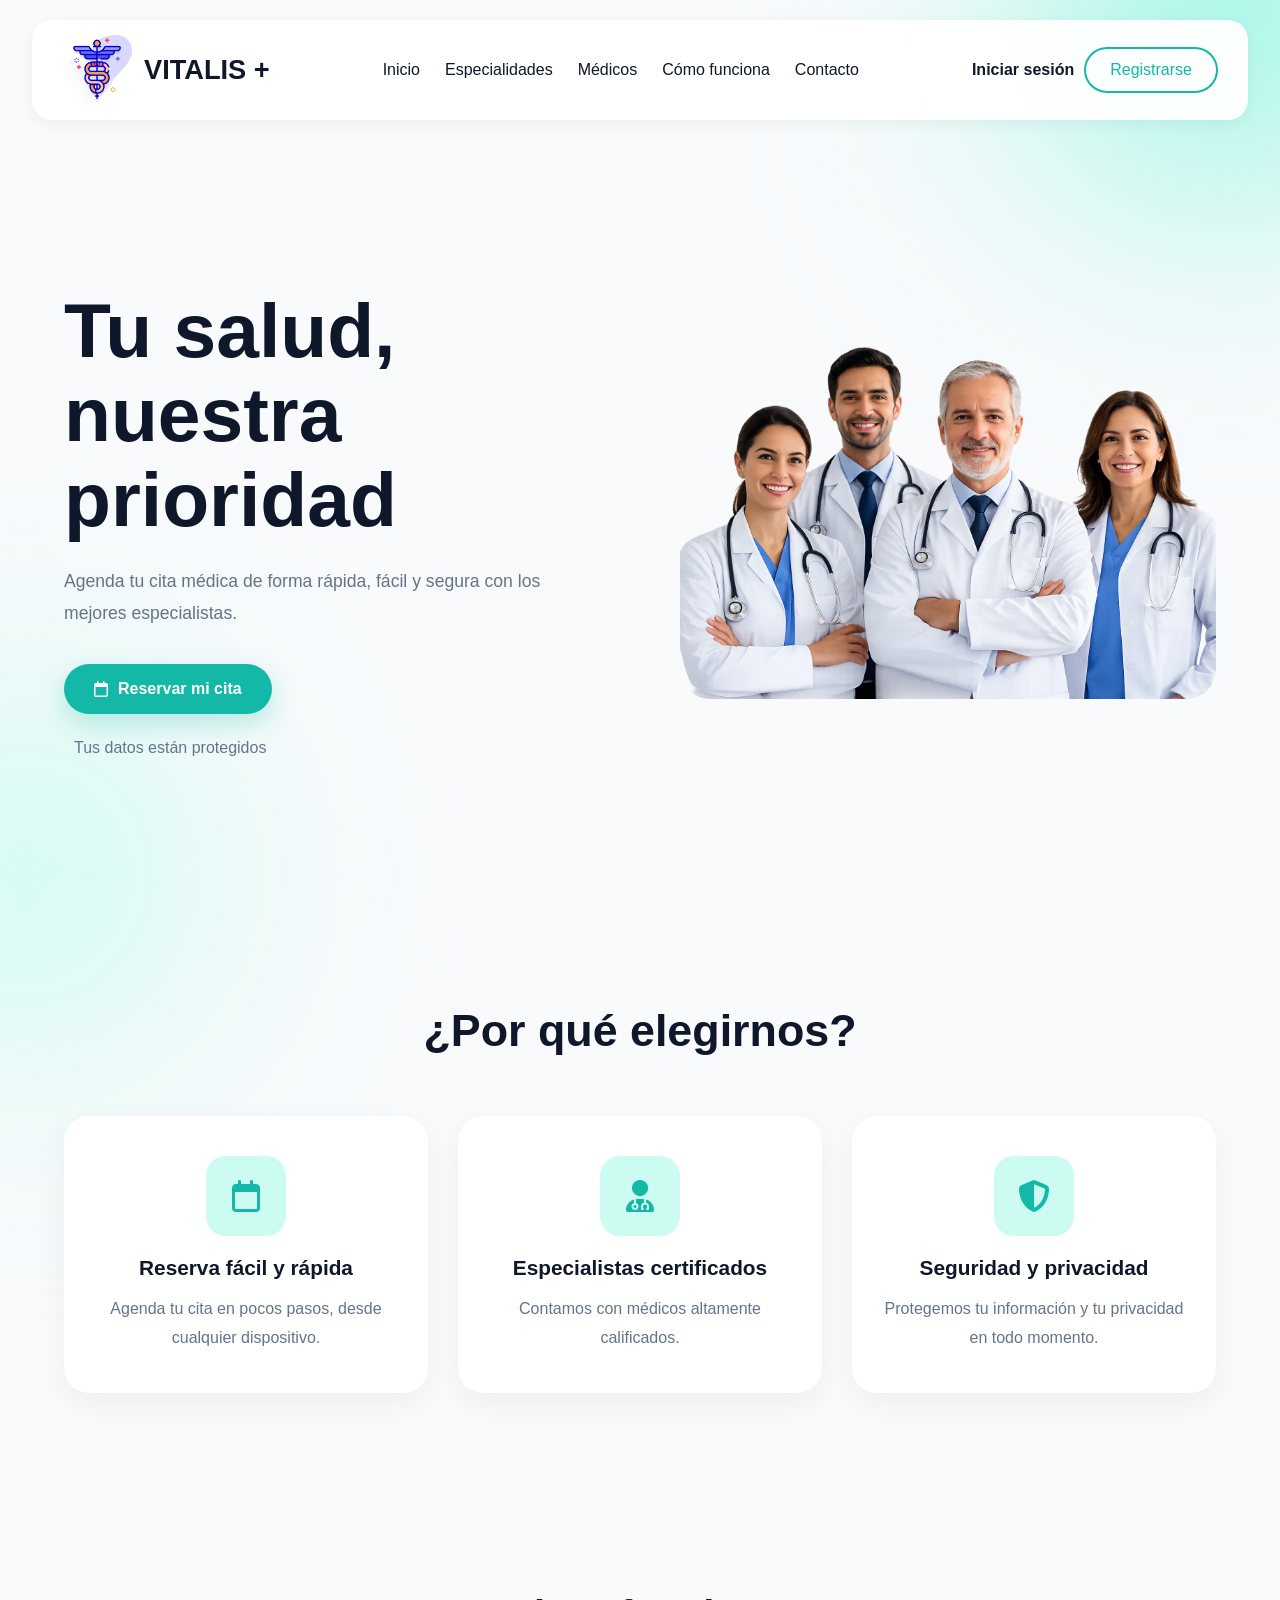
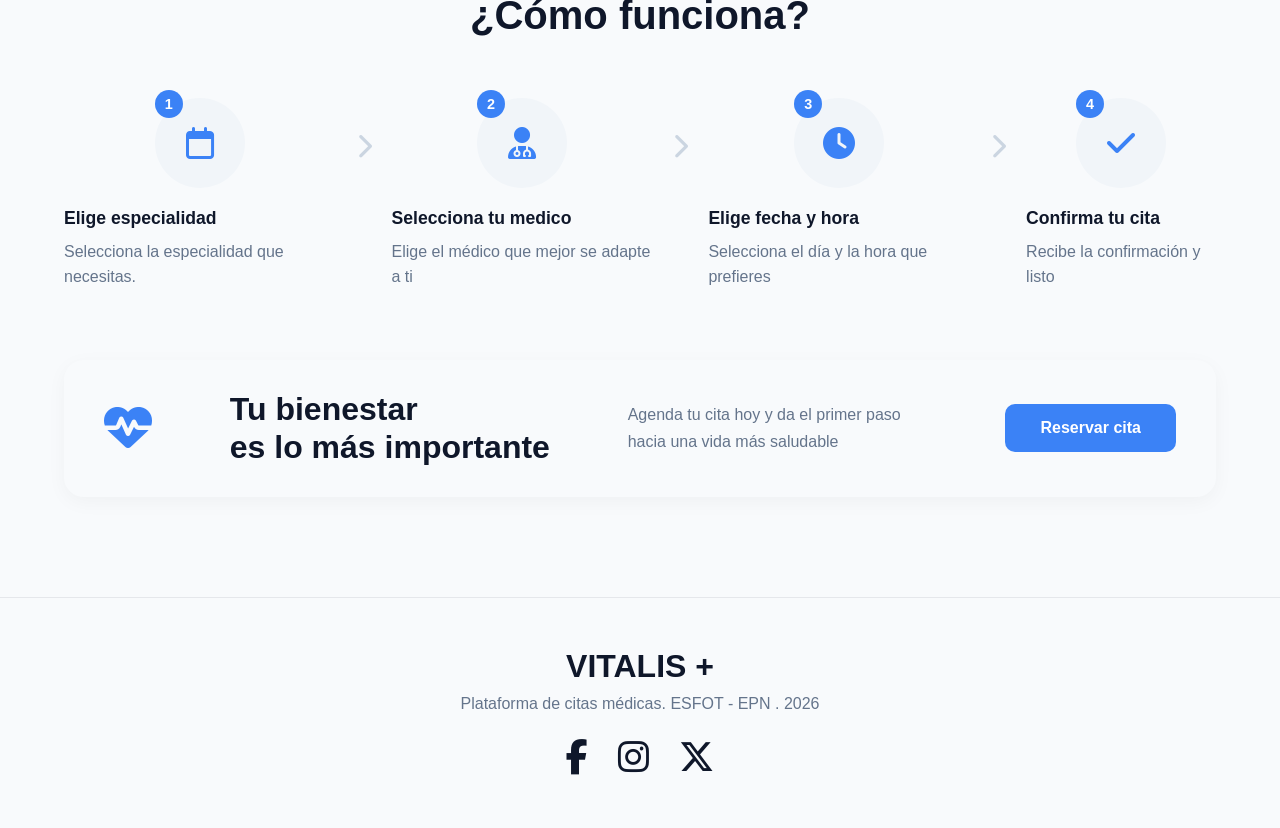
<file: index.html>
<!DOCTYPE html>
<html lang="es">

<head>
    <meta charset="UTF-8">
    <meta name="viewport" content="width=device-width, initial-scale=1.0">
    <title>VITALIS +</title>

    <link rel="stylesheet" href="css/estilo.css">

    <link rel="stylesheet" href="https://cdnjs.cloudflare.com/ajax/libs/font-awesome/6.5.2/css/all.min.css">
</head>

<body>
    <header class="navbar">
        <div class="logo">
            <img src="img/simbolo.png" alt="logo.vitalis">
            <h1>VITALIS +</h1>
        </div>

        <nav class="menu-group">
            <a href="index.html">Inicio</a>
            <a href="especialidades.html">Especialidades</a>
            <a href="doctor.html">Médicos</a>
            <a href="#como-funciona">Cómo funciona</a>
            <a href="contacto.html">Contacto</a>
        </nav>

        <div class="btn-group">
            <a href="login.html" class="btn-login">Iniciar sesión</a>
            <a href="registro.html" class="btn btn-outline">Registrarse</a>
        </div>
    </header>

    <main class="hero-section">
        <div class="hero-content">
            <h1>Tu salud,<br>nuestra prioridad</h1>
            <p>Agenda tu cita médica de forma rápida, fácil y segura con los mejores especialistas.</p>

            <a href="agendar.html" class="btn btn-primary btn-large">
                <i class="fa-regular fa-calendar"></i> Reservar mi cita
            </a>

            <div class="trust-badge">
                <i class="fa-solid fa-shield-check"></i>
                <span>Tus datos están protegidos</span>
            </div>
        </div>

        <div class="hero-image">
            <img src="img/doctor1.png" alt="Doctores">
        </div>
    </main>
    <section class="features-section">
        <h2>¿Por qué elegirnos?</h2>

        <div class="features-grid">

            <div class="features-card">
                <div class="icon-wrapper">
                    <i class="fa-regular fa-calendar"></i>
                </div>
                <h3>Reserva fácil y rápida</h3>
                <p>Agenda tu cita en pocos pasos, desde cualquier dispositivo.</p>
            </div>

            <div class="features-card">
                <div class="icon-wrapper">
                    <i class="fa-solid fa-user-doctor"></i>
                </div>
                <h3>Especialistas certificados</h3>
                <p>Contamos con médicos altamente calificados.</p>
            </div>

            <div class="features-card">
                <div class="icon-wrapper">
                    <i class="fa-solid fa-shield-halved"></i>
                </div>
                <h3>Seguridad y privacidad</h3>
                <p>Protegemos tu información y tu privacidad en todo momento.</p>
            </div>

        </div>
    </section>
    <section class="how-it-works" id="como-funciona">
        <h2>¿Cómo funciona?</h2>
        <div class="steps-container">
            <div class="step-card">
                <div class="step-icon">
                    <span class="step-number">1</span>
                    <i class="fa-regular fa-calendar"></i>
                </div>
                <h3>Elige especialidad</h3>
                <p>Selecciona la especialidad que necesitas.</p>
            </div>
            <div class="arrow">
                <i class="fa-solid fa-chevron-right"></i>
            </div>
            <div class="step-card">
                <div class="step-icon">
                    <span class="step-number">2</span>
                    <i class="fa-solid fa-user-doctor"></i>
                </div>
                <h3>Selecciona tu medico</h3>
                <p>Elige el médico que mejor se adapte a ti</p>
            </div>
            <div class="arrow">
                <i class="fa-solid fa-chevron-right"></i>
            </div>
            <div class="step-card">
                <div class="step-icon">
                    <span class="step-number">3</span>
                    <i class="fa-solid fa-clock"></i>
                </div>
                <h3>Elige fecha y hora</h3>
                <p>Selecciona el día y la hora que prefieres</p>
            </div>
            <div class="arrow">
                <i class="fa-solid fa-chevron-right"></i>
            </div>
            <div class="step-card">
                <div class="step-icon">
                    <span class="step-number">4</span>
                    <i class="fa-solid fa-check"></i>
                </div>
                <h3>Confirma tu cita</h3>
                <p>Recibe la confirmación y listo</p>
            </div>
        </div>
        <div class="banner">
            <div class="banner-icon">
                <i class="fa-solid fa-heart-pulse"></i>
            </div>
            <div class="banner-text">
                <h3>Tu bienestar <br>es lo más importante</h3>
            </div>
            <div class="banner-description">
                Agenda tu cita hoy y da el primer paso hacia una vida más saludable
            </div>
            <a href="agendar.html" class="banner-btn">
                Reservar cita
            </a>
        </div>
    </section>
    <footer class="footer">
        <h2>VITALIS +</h2>
        <p>Plataforma de citas médicas. ESFOT - EPN . 2026</p>
        <div class="redes-icons">
            <div class="social-icons">
                <a href="https://www.facebook.com" target="_blank" rel="noopener noreferrer"><i class="fa-brands fa-facebook-f"></i></a>
                <a href="https://www.instagram.com" target="_blank" rel="noopener noreferrer"><i class="fa-brands fa-instagram"></i></a>
                <a href="https://www.twitter.com" target="_blank" rel="noopener noreferrer"><i class="fa-brands fa-x-twitter"></i></a>
            </div>
        </div>
    </footer>
</html>
</file>
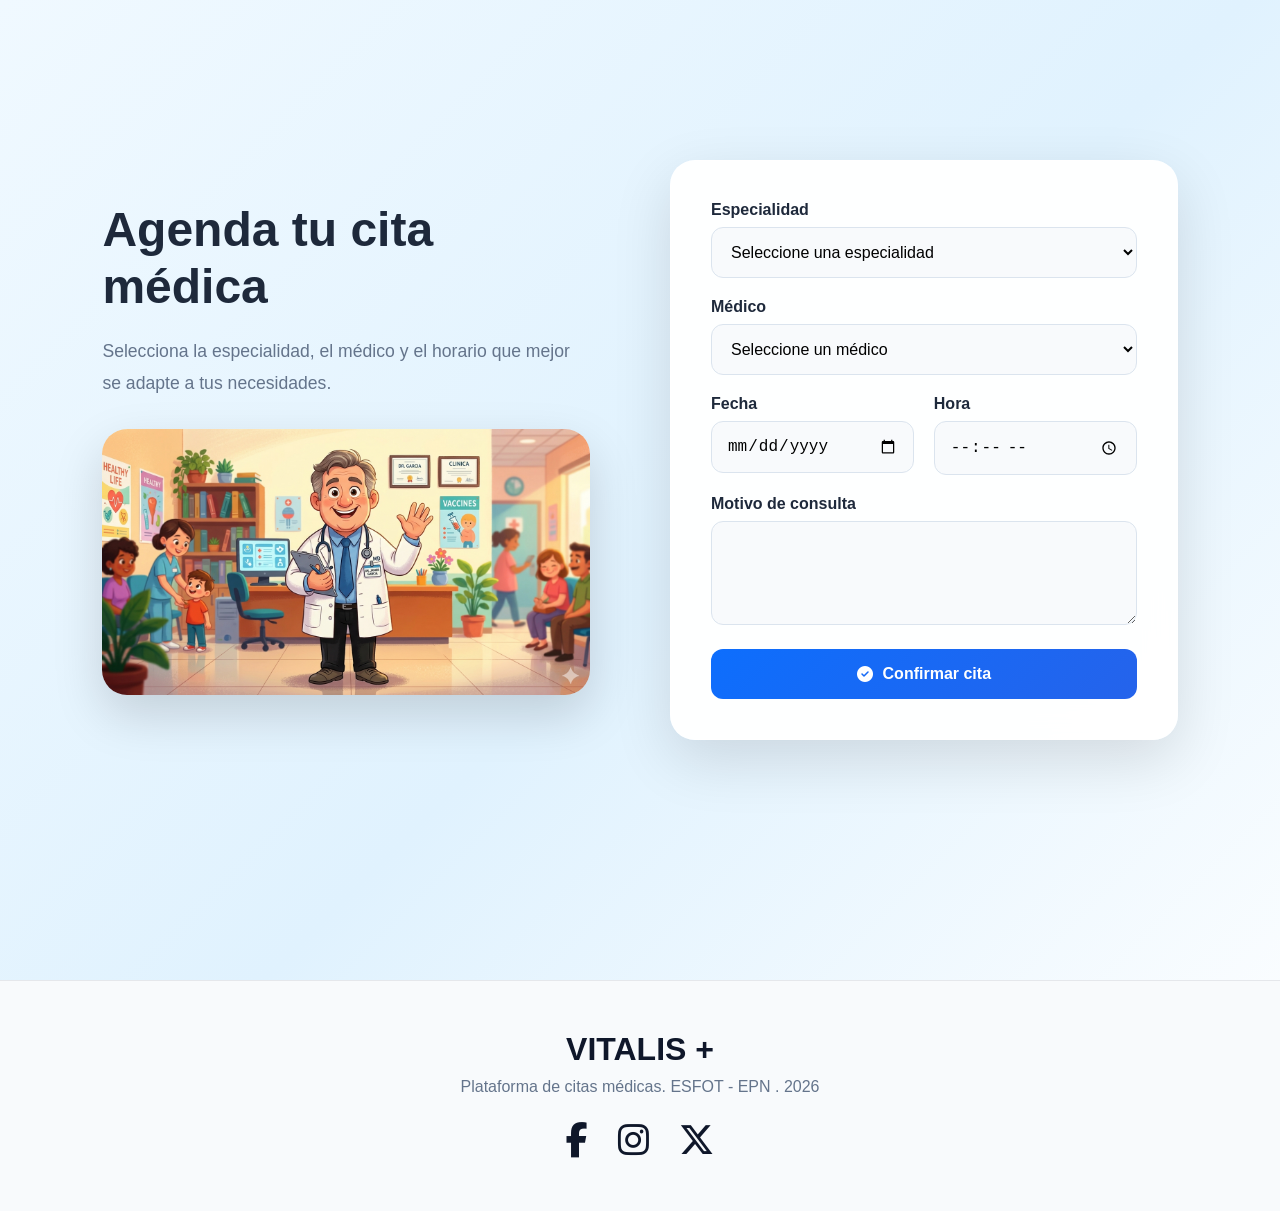
<file: agendar.html>
<!DOCTYPE html>
<html lang="es">

<head>
    <meta charset="UTF-8">
    <meta name="viewport" content="width=device-width, initial-scale=1.0">
    <title>Agenda tu cita - VITALIS+</title>
    <link rel="stylesheet" href="css/agendar.css">
    <link rel="stylesheet" href="https://cdnjs.cloudflare.com/ajax/libs/font-awesome/6.5.2/css/all.min.css">
</head>

<body>
    <section class="appointment-section" id="citas">
        <div class="appointment-container">
            <div class="appointment-info">
                <h2>Agenda tu cita médica</h2>
                <p>
                    Selecciona la especialidad,
                    el médico y el horario que
                    mejor se adapte a tus necesidades.
                </p>
                <img src="img/animado.png" alt="Doctor animado">
            </div>
            <form class="appointment-form">
                <div class="form-group">
                    <label for="especialidad">
                        Especialidad
                    </label>
                    <select id="especialidad">
                        <option>
                            Seleccione una especialidad
                        </option>
                        <option>
                            Medicina General
                        </option>
                        <option>
                            Cardiología
                        </option>
                        <option>
                            Neurología
                        </option>
                        <option>
                            Pediatría
                        </option>
                        <option>
                            Dermatología
                        </option>
                    </select>
                </div>
                <div class="form-group">
                    <label for="medico">
                        Médico
                    </label>
                    <select id="medico">
                        <option>
                            Seleccione un médico
                        </option>
                        <option>
                            Dr. Juan Pérez
                        </option>
                        <option>
                            Dra. María García
                        </option>
                        <option>
                            Dr. Carlos López
                        </option>
                    </select>
                </div>
                <div class="form-row">
                    <div class="form-group">
                        <label for="fecha">
                            Fecha
                        </label>
                        <input type="date" id="fecha">
                    </div>
                    <div class="form-group">
                        <label for="hora">
                            Hora
                        </label>
                        <input type="time" id="hora">
                    </div>
                </div>
                <div class="form-group">

                    <label for="motivo">
                        Motivo de consulta
                    </label>

                    <textarea id="motivo" rows="4" placeholder="Describe brevemente tu consulta">
                    </textarea>
                </div>
                <button type="submit" class="appointment-btn">
                    <i class="fa-solid fa-circle-check"></i>
                    Confirmar cita
                </button>
            </form>
        </div>
    </section>
    <footer class="footer">
        <h2>VITALIS +</h2>
        <p>Plataforma de citas médicas. ESFOT - EPN . 2026</p>
        <div class="redes-icons">
            <div class="social-icons">
                <a href="https://www.facebook.com" target="_blank" rel="noopener noreferrer"><i class="fa-brands fa-facebook-f"></i></a>
                <a href="https://www.instagram.com" target="_blank" rel="noopener noreferrer"><i class="fa-brands fa-instagram"></i></a>
                <a href="https://www.twitter.com" target="_blank" rel="noopener noreferrer"><i class="fa-brands fa-x-twitter"></i></a>
            </div>
        </div>
    </footer>
</body>
</html>
</file>
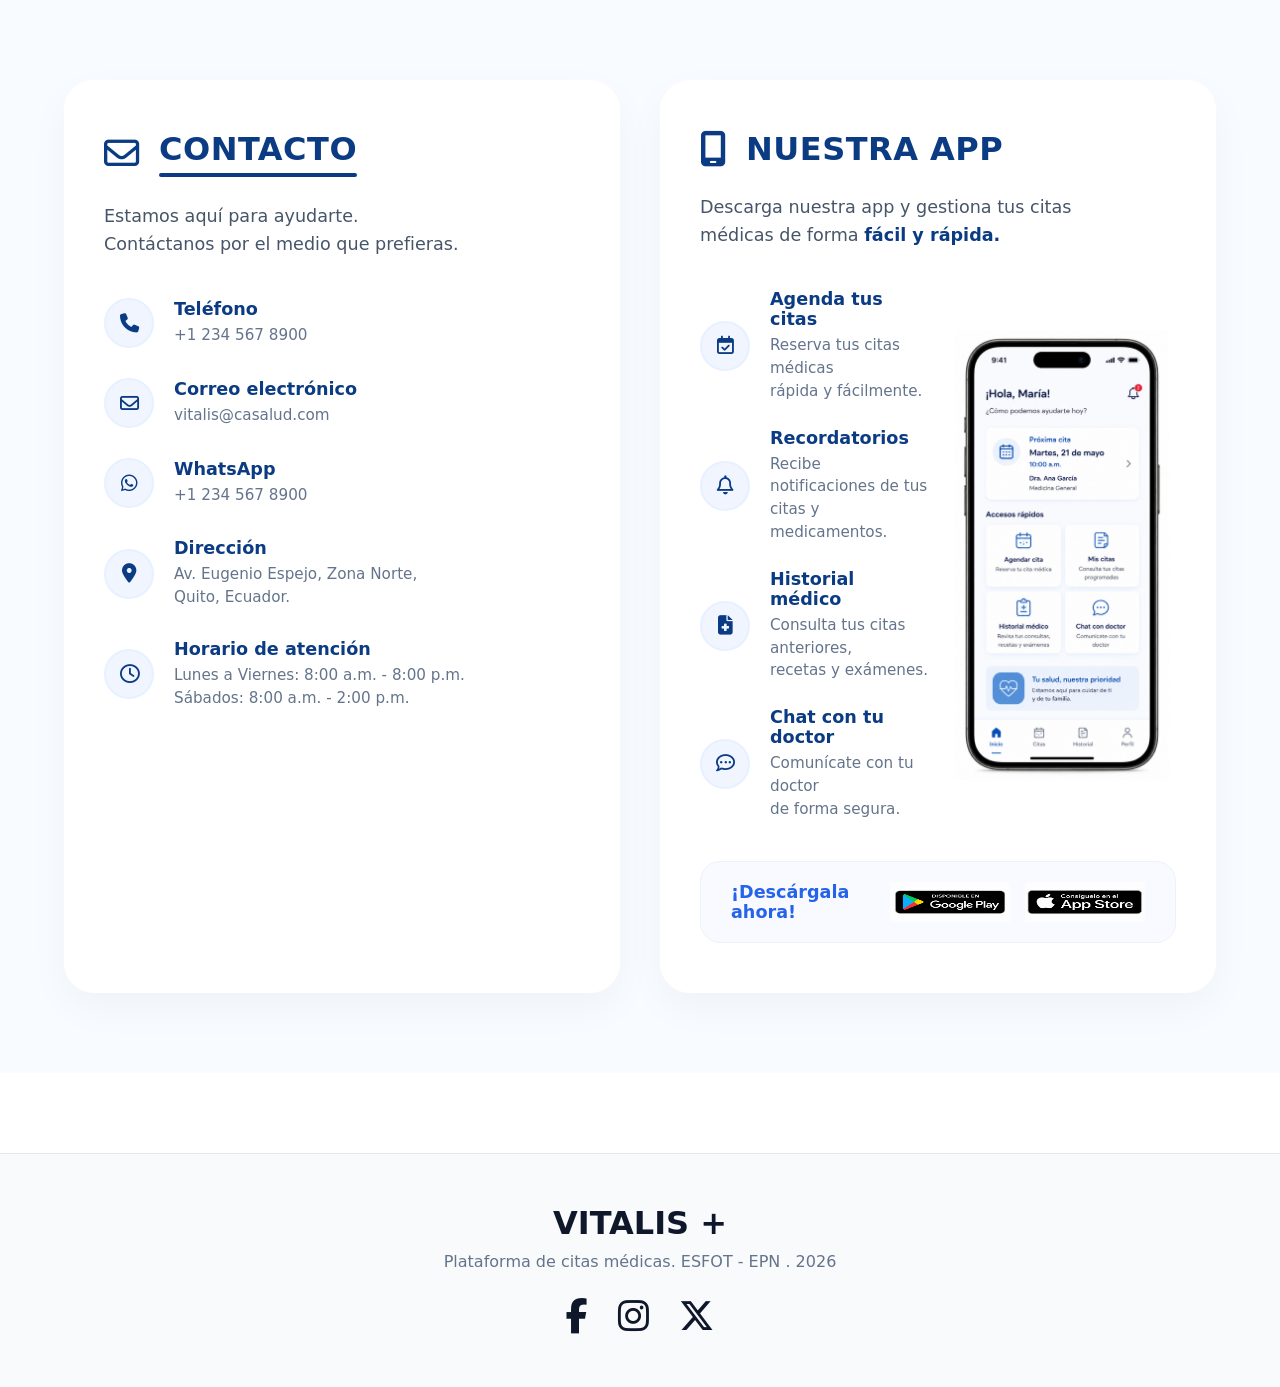
<file: contacto.html>
<!DOCTYPE html>
<html lang="es">

<head>
    <meta charset="UTF-8">
    <meta name="viewport" content="width=device-width, initial-scale=1.0">
    <title>Contacto y App - VITALIS+</title>
    <link rel="stylesheet" href="https://cdnjs.cloudflare.com/ajax/libs/font-awesome/6.5.2/css/all.min.css">
    <link rel="stylesheet" href="css/contacto.css">
</head>

<body>

    <section class="contact-app-section" id="contacto">
        <div class="cards-container">
            <div class="info-card">
                <div class="card-header">
                    <div class="header-icon">
                        <i class="fa-regular fa-envelope"></i>
                    </div>
                    <div class="header-title">
                        <h2>CONTACTO</h2>
                        <div class="title-line"></div>
                    </div>
                </div>
                <p class="card-subtitle">
                    Estamos aquí para ayudarte.<br>
                    Contáctanos por el medio que prefieras.
                </p>
                <ul class="details-list">
                    <li>
                        <div class="list-icon"><i class="fa-solid fa-phone"></i></div>
                        <div class="list-text">
                            <h4>Teléfono</h4>
                            <p>+1 234 567 8900</p>
                        </div>
                    </li>
                    <li>
                        <div class="list-icon"><i class="fa-regular fa-envelope"></i></div>
                        <div class="list-text">
                            <h4>Correo electrónico</h4>
                            <p>vitalis@casalud.com</p>
                        </div>
                    </li>
                    <li>
                        <div class="list-icon"><i class="fa-brands fa-whatsapp"></i></div>
                        <div class="list-text">
                            <h4>WhatsApp</h4>
                            <p>+1 234 567 8900</p>
                        </div>
                    </li>
                    <li>
                        <div class="list-icon"><i class="fa-solid fa-location-dot"></i></div>
                        <div class="list-text">
                            <h4>Dirección</h4>
                            <p>Av. Eugenio Espejo, Zona Norte,<br>Quito, Ecuador.</p>
                        </div>
                    </li>
                    <li>
                        <div class="list-icon"><i class="fa-regular fa-clock"></i></div>
                        <div class="list-text">
                            <h4>Horario de atención</h4>
                            <p>Lunes a Viernes: 8:00 a.m. - 8:00 p.m.<br>Sábados: 8:00 a.m. - 2:00 p.m.</p>
                        </div>
                    </li>
                </ul>
            </div>
            <div class="info-card">
                <div class="card-header">
                    <div class="header-icon">
                        <i class="fa-solid fa-mobile-screen"></i>
                    </div>
                    <div class="header-title">
                        <h2>NUESTRA APP</h2>
                    </div>
                </div>
                <p class="card-subtitle">
                    Descarga nuestra app y gestiona tus citas<br>
                    médicas de forma <strong>fácil y rápida.</strong>
                </p>
                <div class="app-content-grid">
                    <ul class="details-list app-features">
                        <li>
                            <div class="list-icon"><i class="fa-regular fa-calendar-check"></i></div>
                            <div class="list-text">
                                <h4>Agenda tus citas</h4>
                                <p>Reserva tus citas médicas<br>rápida y fácilmente.</p>
                            </div>
                        </li>
                        <li>
                            <div class="list-icon"><i class="fa-regular fa-bell"></i></div>
                            <div class="list-text">
                                <h4>Recordatorios</h4>
                                <p>Recibe notificaciones de tus<br>citas y medicamentos.</p>
                            </div>
                        </li>
                        <li>
                            <div class="list-icon"><i class="fa-solid fa-file-medical"></i></div>
                            <div class="list-text">
                                <h4>Historial médico</h4>
                                <p>Consulta tus citas anteriores,<br>recetas y exámenes.</p>
                            </div>
                        </li>
                        <li>
                            <div class="list-icon"><i class="fa-regular fa-comment-dots"></i></div>
                            <div class="list-text">
                                <h4>Chat con tu doctor</h4>
                                <p>Comunícate con tu doctor<br>de forma segura.</p>
                            </div>
                        </li>
                    </ul>

                    <div class="phone-mockup">
                        <img src="img/celular.png" alt="App Vitalis+ en móvil">
                    </div>
                </div>

                <div class="app-footer">
                    <span class="download-text">¡Descárgala ahora!</span>
                    <div class="store-buttons">
                        <img src="img/playstore.png" alt="Disponible en Google Play" width="120" height="60">
                        <img src="img/play.png" alt="Consíguelo en el App Store" width="120" height="60">
                    </div>
                </div>
            </div>
        </div>
    </section>
    <footer class="footer">
        <h2>VITALIS +</h2>
        <p>Plataforma de citas médicas. ESFOT - EPN . 2026</p>
        <div class="redes-icons">
            <div class="social-icons">
                <a href="https://www.facebook.com" target="_blank" rel="noopener noreferrer"><i class="fa-brands fa-facebook-f"></i></a>
                <a href="https://www.instagram.com" target="_blank" rel="noopener noreferrer"><i class="fa-brands fa-instagram"></i></a>
                <a href="https://www.twitter.com" target="_blank" rel="noopener noreferrer"><i class="fa-brands fa-x-twitter"></i></a>
            </div>
        </div>
    </footer>
</body>
</html>
</file>
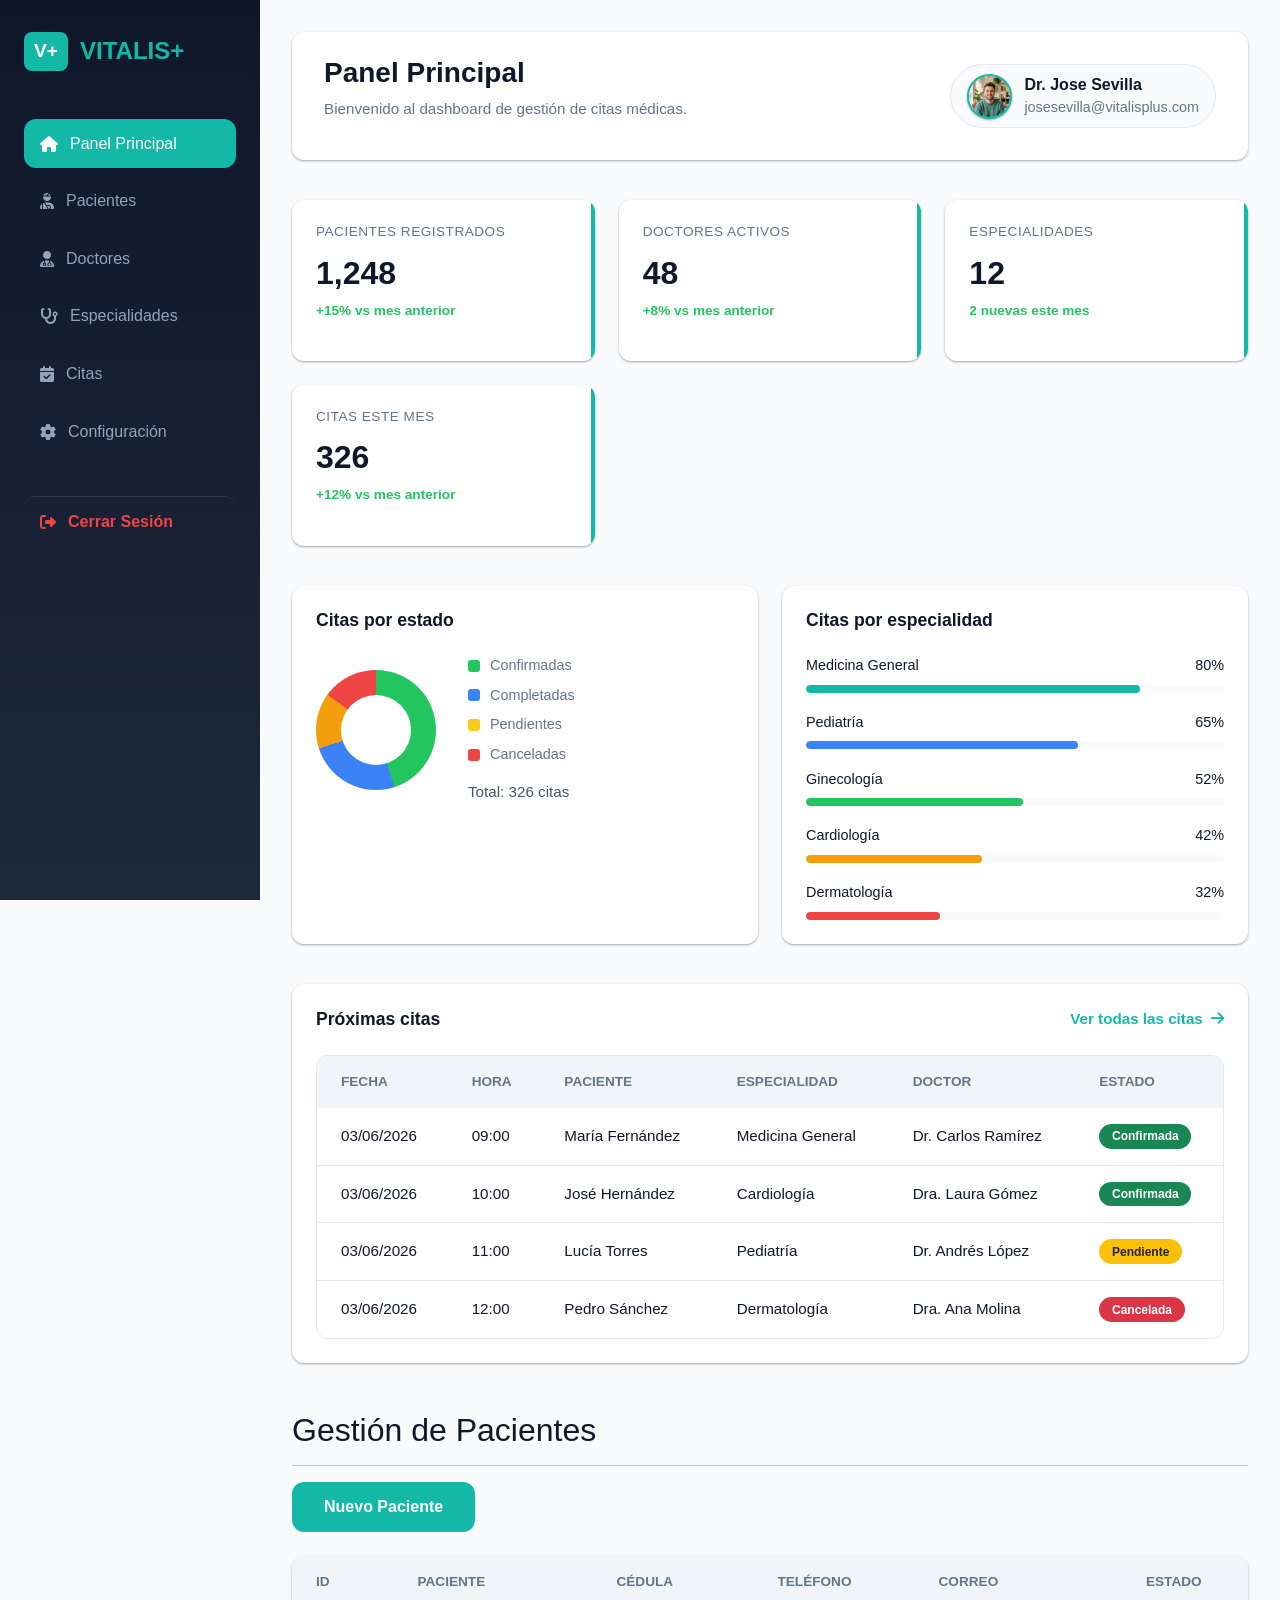
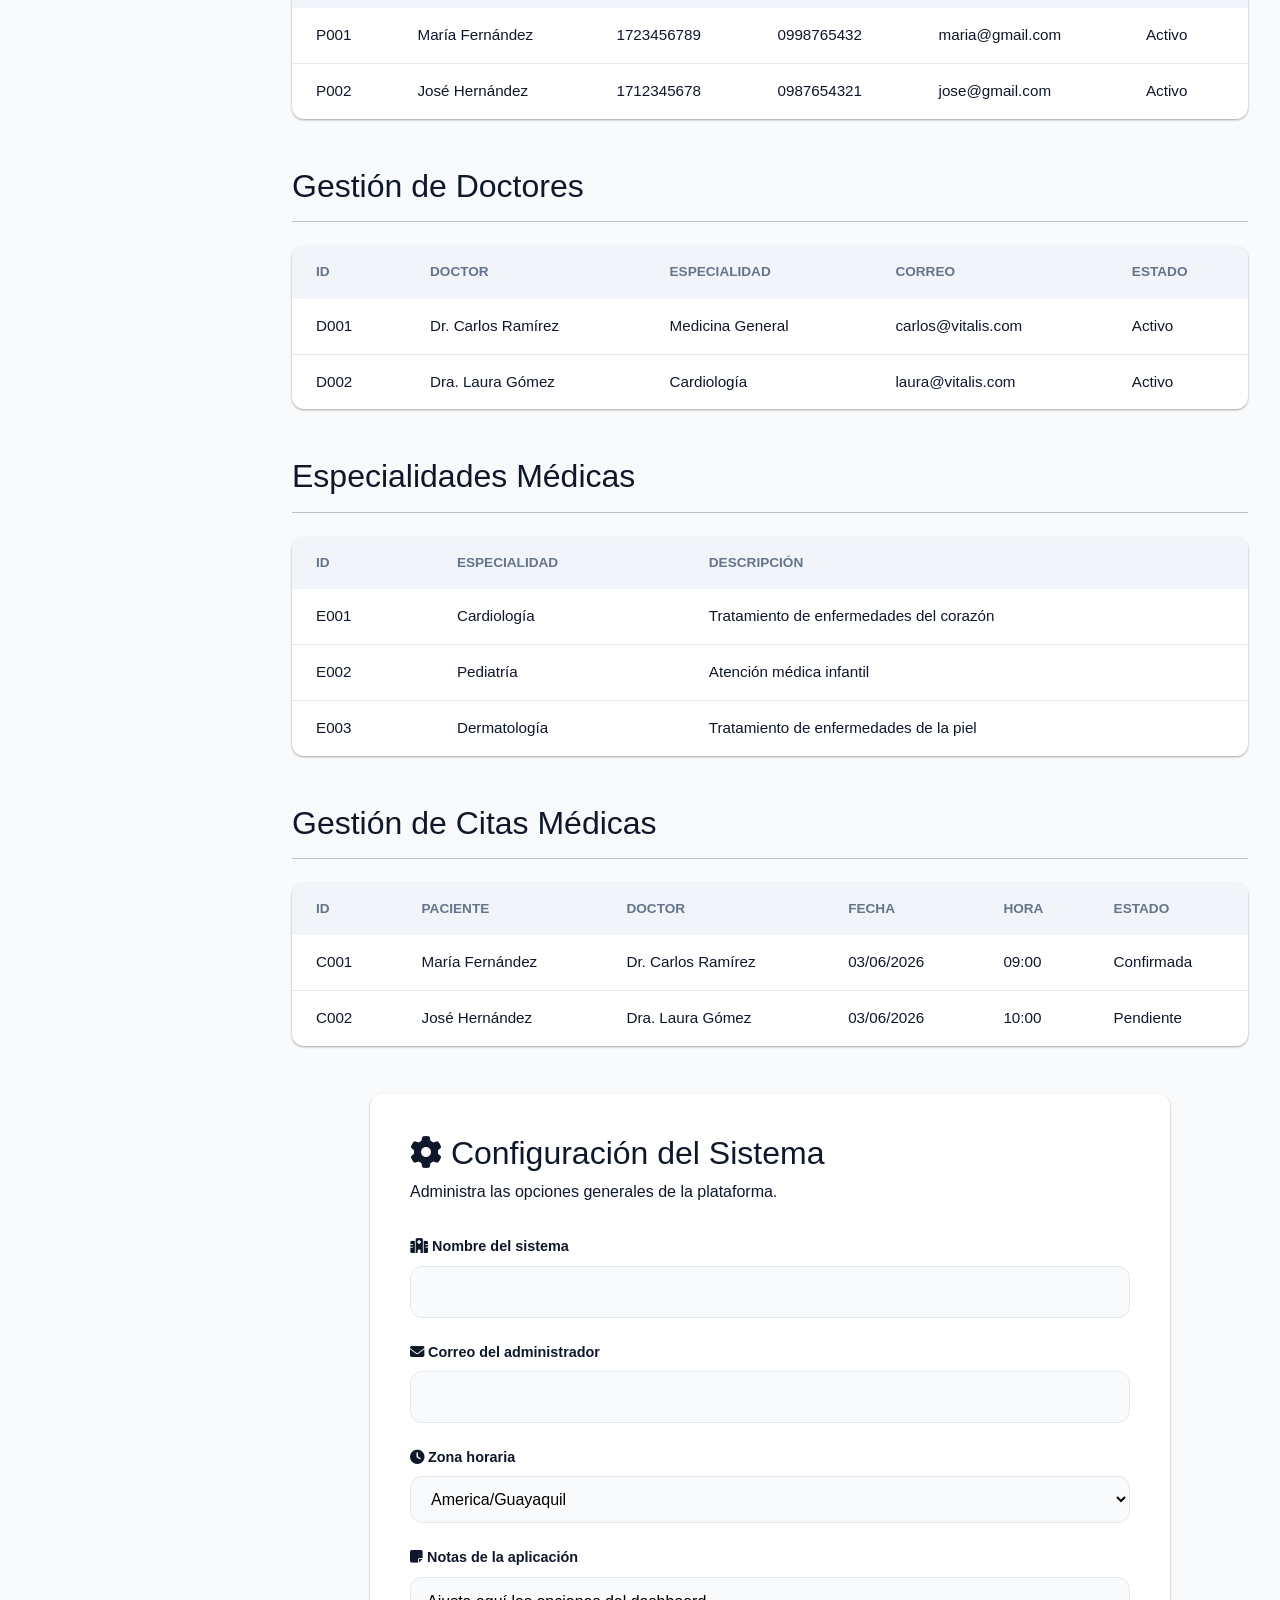
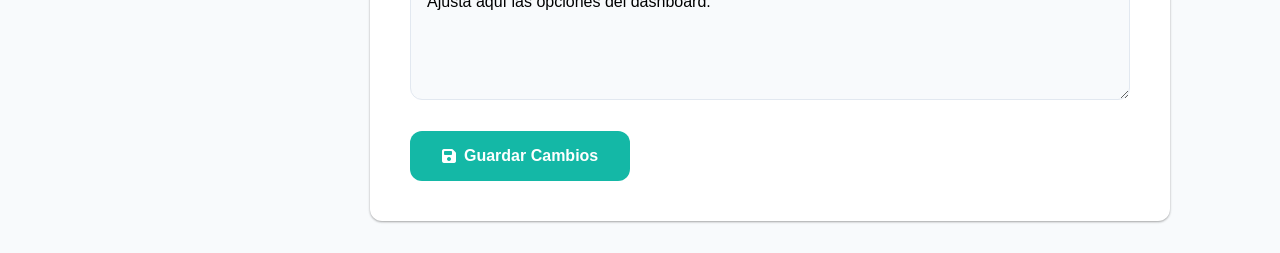
<file: dashboard.html>
<!DOCTYPE html>
<html lang="en">

<head>
    <meta charset="UTF-8">
    <meta name="viewport" content="width=device-width, initial-scale=1.0">
    <title>Vitalis+ Dashboard</title>
    <link href="https://cdn.jsdelivr.net/npm/bootstrap@5.3.2/dist/css/bootstrap.min.css" rel="stylesheet">
    <link rel="stylesheet" href="css/dashboard.css">
    <link rel="stylesheet" href="https://cdnjs.cloudflare.com/ajax/libs/font-awesome/6.5.2/css/all.min.css">
    
</head>
<body>
    <div class="sidebar" id="sidebar">
        <div class="brand"><span>V+</span>
            <div>VITALIS+</div>
        </div>
        <nav>
            <a href="#panel-principal" class="active"><i class="fas fa-home"></i> Panel Principal</a>
            <a href="#pacientes"><i class="fas fa-user-injured"></i> Pacientes</a>
            <a href="#doctores"><i class="fas fa-user-md"></i> Doctores</a>
            <a href="#especialidades"><i class="fas fa-stethoscope"></i> Especialidades</a>
            <a href="#citas"><i class="fas fa-calendar-check"></i> Citas</a>
            <a href="#configuracion"><i class="fas fa-cog"></i> Configuración</a>
            <div style="margin-top: auto; padding-top: 2rem;">
                <a href="index.html" class="logout-link"><i class="fas fa-sign-out-alt"></i> Cerrar Sesión</a>
            </div>
        </nav>
    </div>
    <div class="main-content">
        <section class="top-header" id="panel-principal">
            <div class="d-flex align-items-center gap-3">
                <button class="btn d-lg-none" id="menu-toggle" style="font-size: 1.5rem; color: var(--primary);">
                    <i class="fas fa-bars"></i>
                </button>
                <div>
                    <h1>Panel Principal</h1>
                    <p>Bienvenido al dashboard de gestión de citas médicas.</p>
                </div>
            </div>
            <div class="user-card">
                <div class="avatar">
                    <img src="img/avatar1.png" alt="Admin Profile">
                </div>
                <div>
                    <div style="font-weight:700;">Dr. Jose Sevilla</div>
                    <div style="font-size:0.9rem; color: var(--text-muted);">josesevilla@vitalisplus.com</div>
                </div>
            </div>

        </section>

        <section class="dashboard-cards">
            <div class="metric-card">
                <h6>Pacientes registrados</h6>
                <p class="value">1,248</p>
                <p class="detail">+15% vs mes anterior</p>
            </div>
            <div class="metric-card">
                <h6>Doctores activos</h6>
                <p class="value">48</p>
                <p class="detail">+8% vs mes anterior</p>
            </div>
            <div class="metric-card">
                <h6>Especialidades</h6>
                <p class="value">12</p>
                <p class="detail">2 nuevas este mes</p>
            </div>
            <div class="metric-card">
                <h6>Citas este mes</h6>
                <p class="value">326</p>
                <p class="detail">+12% vs mes anterior</p>
            </div>
        </section>

        <section class="dashboard-panels">
            <div class="panel-card">
                <h5>Citas por estado</h5>
                <div class="panel-row">
                    <div class="donut"></div>
                    <div style="flex:1; min-width:180px;">
                        <div class="legend-item"><span style="background:#22c55e"></span>Confirmadas</div>
                        <div class="legend-item"><span style="background:#3b82f6"></span>Completadas</div>
                        <div class="legend-item"><span style="background:#facc15"></span>Pendientes</div>
                        <div class="legend-item"><span style="background:#ef4444"></span>Canceladas</div>
                        <div style="margin-top:1rem; color:#475569; font-size:0.95rem;">Total: 326 citas</div>
                    </div>
                </div>
            </div>
            <div class="panel-card">
                <h5>Citas por especialidad</h5>
                <div class="progress-list">
                    <div class="progress-item">
                        <div class="progress-label"><span>Medicina General</span><span>80%</span></div>
                        <div class="progress-track">
                            <div class="progress-bar general"></div>
                        </div>
                    </div>
                    <div class="progress-item">
                        <div class="progress-label"><span>Pediatría</span><span>65%</span></div>
                        <div class="progress-track">
                            <div class="progress-bar pediatria"></div>
                        </div>
                    </div>
                    <div class="progress-item">
                        <div class="progress-label"><span>Ginecología</span><span>52%</span></div>
                        <div class="progress-track">
                            <div class="progress-bar ginecologia"></div>
                        </div>
                    </div>
                    <div class="progress-item">
                        <div class="progress-label"><span>Cardiología</span><span>42%</span></div>
                        <div class="progress-track">
                            <div class="progress-bar cardiologia"></div>
                        </div>
                    </div>
                    <div class="progress-item">
                        <div class="progress-label"><span>Dermatología</span><span>32%</span></div>
                        <div class="progress-track">
                            <div class="progress-bar dermatologia"></div>
                        </div>
                    </div>
                </div>
            </div>
        </section>

        <section class="panel-card mt-4">
            <div class="d-flex justify-content-between align-items-center mb-4 flex-wrap">
                <h5 style="margin:0; font-weight: 700;">Próximas citas</h5>
                <a href="#citas" style="font-size:0.95rem; color: var(--primary); text-decoration:none; font-weight: 600;">
                    Ver todas las citas <i class="fas fa-arrow-right ms-1"></i>
                </a>
            </div>
            <div class="table-card" style="box-shadow: none; border: 1px solid var(--border); margin: 0;">
                <table class="responsive-table">
                    <thead>
                        <tr>
                            <th>Fecha</th>
                            <th>Hora</th>
                            <th>Paciente</th>
                            <th>Especialidad</th>
                            <th>Doctor</th>
                            <th>Estado</th>
                        </tr>
                    </thead>
                    <tbody>
                        <tr>
                            <td>03/06/2026</td>
                            <td>09:00</td>
                            <td>María Fernández</td>
                            <td>Medicina General</td>
                            <td>Dr. Carlos Ramírez</td>
                            <td><span class="badge bg-success">Confirmada</span></td>
                        </tr>
                        <tr>
                            <td>03/06/2026</td>
                            <td>10:00</td>
                            <td>José Hernández</td>
                            <td>Cardiología</td>
                            <td>Dra. Laura Gómez</td>
                            <td><span class="badge bg-success">Confirmada</span></td>
                        </tr>
                        <tr>
                            <td>03/06/2026</td>
                            <td>11:00</td>
                            <td>Lucía Torres</td>
                            <td>Pediatría</td>
                            <td>Dr. Andrés López</td>
                            <td><span class="badge bg-warning text-dark">Pendiente</span></td>
                        </tr>
                        <tr>
                            <td>03/06/2026</td>
                            <td>12:00</td>
                            <td>Pedro Sánchez</td>
                            <td>Dermatología</td>
                            <td>Dra. Ana Molina</td>
                            <td><span class="badge bg-danger">Cancelada</span></td>
                        </tr>
                    </tbody>
                </table>
            </div>
        </section>


    <!-- PACIENTES -->

    <div class="container px-0 mt-5" id="pacientes">

        <h2>Gestión de Pacientes</h2>
        <hr>

        <div class="actions-bar">
            <button class="btn-create">
                Nuevo Paciente
            </button>
        </div>

        <div class="table-card">

            <table class="responsive-table">

                <thead>
                    <tr>
                        <th>ID</th>
                        <th>Paciente</th>
                        <th>Cédula</th>
                        <th>Teléfono</th>
                        <th>Correo</th>
                        <th>Estado</th>
                    </tr>
                </thead>

                <tbody>

                    <tr>
                        <td>P001</td>
                        <td>María Fernández</td>
                        <td>1723456789</td>
                        <td>0998765432</td>
                        <td>maria@gmail.com</td>
                        <td>Activo</td>
                    </tr>

                    <tr>
                        <td>P002</td>
                        <td>José Hernández</td>
                        <td>1712345678</td>
                        <td>0987654321</td>
                        <td>jose@gmail.com</td>
                        <td>Activo</td>
                    </tr>

                </tbody>

            </table>

        </div>

    </div>

    <!-- DOCTORES -->

    <div class="container px-0 mt-5" id="doctores">

        <h2>Gestión de Doctores</h2>
        <hr>

        <div class="table-card">

            <table class="responsive-table">

                <thead>
                    <tr>
                        <th>ID</th>
                        <th>Doctor</th>
                        <th>Especialidad</th>
                        <th>Correo</th>
                        <th>Estado</th>
                    </tr>
                </thead>

                <tbody>

                    <tr>
                        <td>D001</td>
                        <td>Dr. Carlos Ramírez</td>
                        <td>Medicina General</td>
                        <td>carlos@vitalis.com</td>
                        <td>Activo</td>
                    </tr>

                    <tr>
                        <td>D002</td>
                        <td>Dra. Laura Gómez</td>
                        <td>Cardiología</td>
                        <td>laura@vitalis.com</td>
                        <td>Activo</td>
                    </tr>

                </tbody>

            </table>

        </div>

    </div>

    <!-- ESPECIALIDADES -->

    <div class="container px-0 mt-5" id="especialidades">

        <h2>Especialidades Médicas</h2>
        <hr>

        <div class="table-card">

            <table class="responsive-table">

                <thead>
                    <tr>
                        <th>ID</th>
                        <th>Especialidad</th>
                        <th>Descripción</th>
                    </tr>
                </thead>

                <tbody>

                    <tr>
                        <td>E001</td>
                        <td>Cardiología</td>
                        <td>Tratamiento de enfermedades del corazón</td>
                    </tr>

                    <tr>
                        <td>E002</td>
                        <td>Pediatría</td>
                        <td>Atención médica infantil</td>
                    </tr>

                    <tr>
                        <td>E003</td>
                        <td>Dermatología</td>
                        <td>Tratamiento de enfermedades de la piel</td>
                    </tr>

                </tbody>

            </table>

        </div>

    </div>

    <!-- CITAS -->

    <div class="container px-0 mt-5" id="citas">

        <h2>Gestión de Citas Médicas</h2>
        <hr>

        <div class="table-card">

            <table class="responsive-table">

                <thead>
                    <tr>
                        <th>ID</th>
                        <th>Paciente</th>
                        <th>Doctor</th>
                        <th>Fecha</th>
                        <th>Hora</th>
                        <th>Estado</th>
                    </tr>
                </thead>

                <tbody>

                    <tr>
                        <td>C001</td>
                        <td>María Fernández</td>
                        <td>Dr. Carlos Ramírez</td>
                        <td>03/06/2026</td>
                        <td>09:00</td>
                        <td>Confirmada</td>
                    </tr>

                    <tr>
                        <td>C002</td>
                        <td>José Hernández</td>
                        <td>Dra. Laura Gómez</td>
                        <td>03/06/2026</td>
                        <td>10:00</td>
                        <td>Pendiente</td>
                    </tr>

                </tbody>

            </table>

        </div>

    </div>

    <!-- CONFIGURACIÓN -->

<div class="container mt-5" id="configuracion">

    <div class="config-card">
        <div class="config-header">
            <h2><i class="fas fa-cog"></i> Configuración del Sistema</h2>
            <p>Administra las opciones generales de la plataforma.</p>
        </div>

        <form class="config-form">

            <div class="form-group">
                <label for="nombre-sistema">
                    <i class="fas fa-hospital"></i> Nombre del sistema
                </label>
                <input id="nombre-sistema" type="text">
            </div>

            <div class="form-group">
                <label for="email-admin">
                    <i class="fas fa-envelope"></i> Correo del administrador
                </label>
                <input id="email-admin" type="email">
            </div>

            <div class="form-group">
                <label for="zona-horaria">
                    <i class="fas fa-clock"></i> Zona horaria
                </label>
                <select id="zona-horaria">
                    <option>America/Guayaquil</option>
                    <option>America/New_York</option>
                    <option>America/Los_Angeles</option>
                </select>
            </div>

            <div class="form-group">
                <label for="aplicacion-notas">
                    <i class="fas fa-sticky-note"></i> Notas de la aplicación
                </label>
                <textarea id="aplicacion-notas" rows="4">Ajusta aquí las opciones del dashboard.</textarea>
            </div>

            <button type="submit" class="btn-guardar">
                <i class="fas fa-save"></i> Guardar Cambios
            </button>

        </form>
    </div>
</div>
    <script>
        const menuToggle = document.getElementById('menu-toggle');
        const sidebar = document.getElementById('sidebar');

        if (menuToggle) {
            menuToggle.addEventListener('click', (e) => {
                sidebar.classList.toggle('active');
                e.stopPropagation();
            });
        }

        // Close sidebar when clicking outside on mobile
        document.addEventListener('click', (e) => {
            if (window.innerWidth <= 992 && 
                !sidebar.contains(e.target) && 
                sidebar.classList.contains('active')) {
                sidebar.classList.remove('active');
            }
        });
    </script>
</body>

</html>
</file>
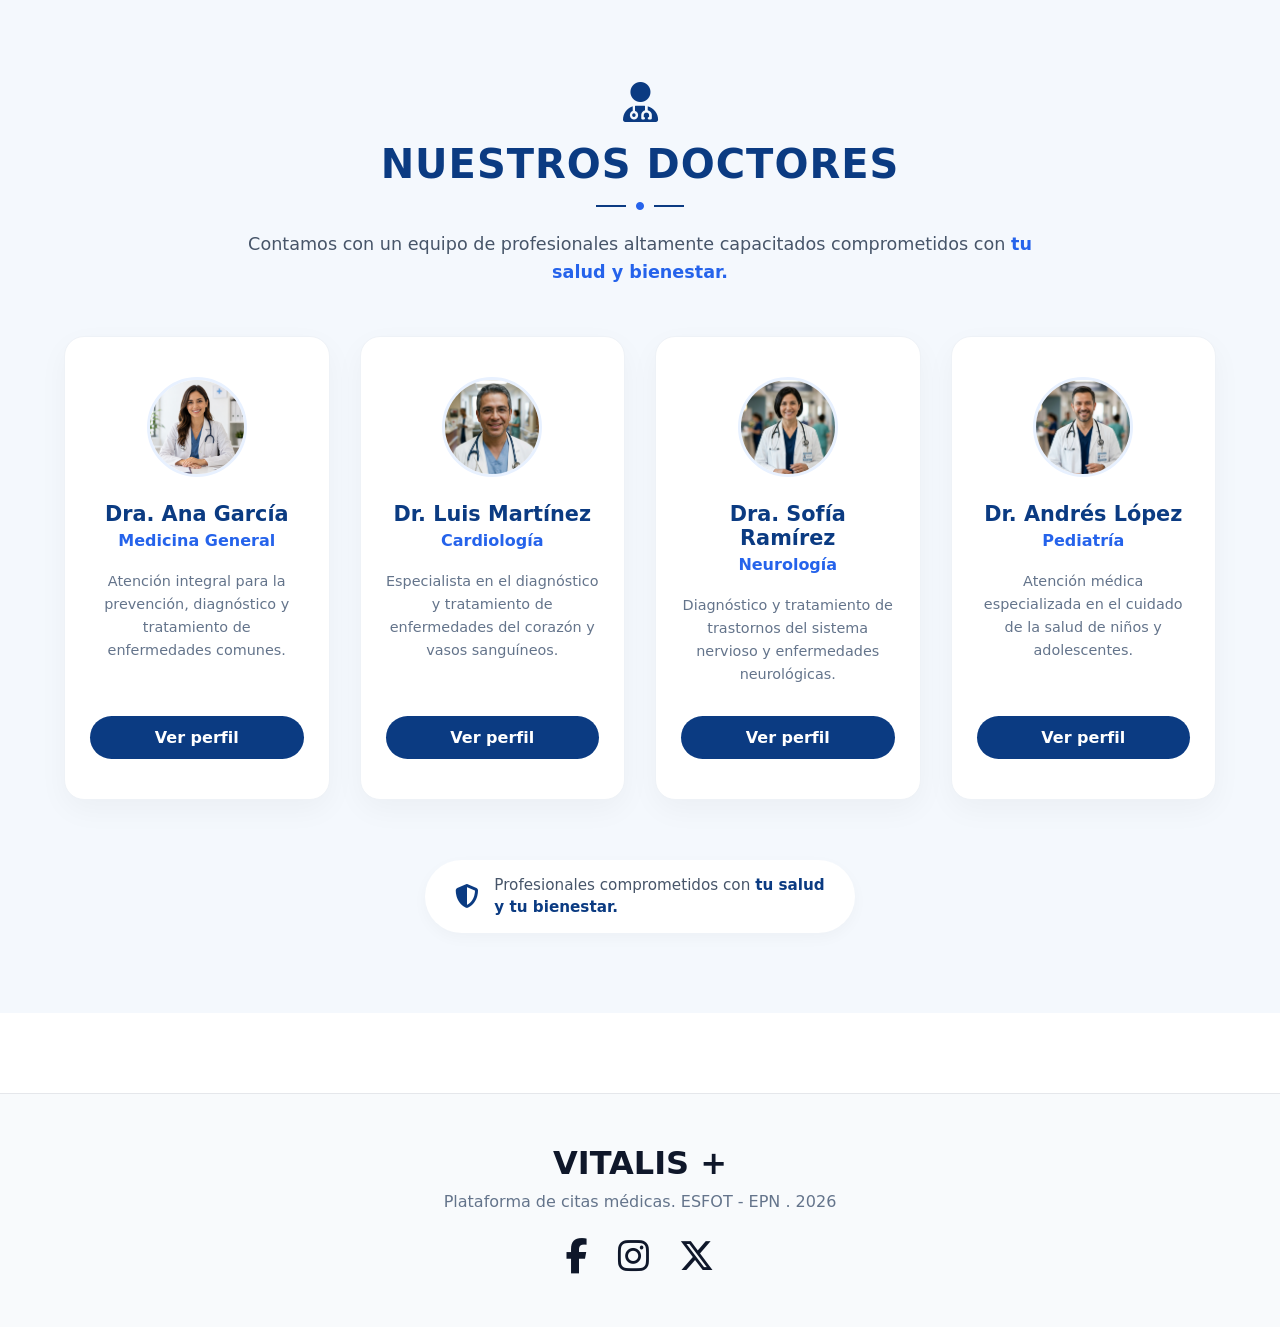
<file: doctor.html>
<!DOCTYPE html>
<html lang="es">

<head>
    <meta charset="UTF-8">
    <meta name="viewport" content="width=device-width, initial-scale=1.0">
    <title>Nuestros Doctores - VITALIS+</title>
    <link rel="stylesheet" href="https://cdnjs.cloudflare.com/ajax/libs/font-awesome/6.5.2/css/all.min.css">
    <link rel="stylesheet" href="css/doctor.css">
</head>

<body>
    <section class="doctors-section" id="doctores">
        <div class="section-header">
            <div class="header-icon">
                <i class="fa-solid fa-user-doctor"></i>
            </div>
            <h2>NUESTROS DOCTORES</h2>
            <div class="divider">
                <span></span>
                <i class="fa-solid fa-circle"></i>
                <span></span>
            </div>
            <p>
                Contamos con un equipo de profesionales altamente capacitados
                comprometidos con <strong>tu salud y bienestar.</strong>
            </p>
        </div>
        <div class="doctors-container">

            <div class="doctor-card">
                <div class="doc-icon-box">
                    <img src="img/imag4.png" alt="Dra. Ana García" width="80" height="80">
                </div>
                <h4>Dra. Ana García</h4>
                <h5>Medicina General</h5>
                <p>Atención integral para la prevención, diagnóstico y tratamiento de enfermedades comunes.</p>
                <a href="#" class="btn-profile">Ver perfil</a>
            </div>
            <div class="doctor-card">
                <div class="doc-icon-box">
                    <img src="img/img1.png" alt="Dr. Luis Martínez" width="80" height="80">
                </div>
                <h4>Dr. Luis Martínez</h4>
                <h5>Cardiología</h5>
                <p>Especialista en el diagnóstico y tratamiento de enfermedades del corazón y vasos sanguíneos.</p>
                <a href="#" class="btn-profile">Ver perfil</a>
            </div>

            <div class="doctor-card">
                <div class="doc-icon-box">
                    <img src="img/img3.png" alt="Dra. Sofía Ramírez" width="80" height="80">
                </div>
                <h4>Dra. Sofía Ramírez</h4>
                <h5>Neurología</h5>
                <p>Diagnóstico y tratamiento de trastornos del sistema nervioso y enfermedades neurológicas.</p>
                <a href="#" class="btn-profile">Ver perfil</a>
            </div>

            <div class="doctor-card">
                <div class="doc-icon-box">
                    <img src="img/img2.png" alt="Dr. Andrés López" width="80" height="80">
                </div>
                <h4>Dr. Andrés López</h4>
                <h5>Pediatría</h5>
                <p>Atención médica especializada en el cuidado de la salud de niños y adolescentes.</p>
                <a href="#" class="btn-profile">Ver perfil</a>
            </div>

        </div>

        <div class="doctors-footer">
            <div class="shield-icon">
                <i class="fa-solid fa-shield-halved"></i>
            </div>
            <p>Profesionales comprometidos con <strong>tu salud<br>y tu bienestar.</strong></p>
        </div>
    </section>
    <footer class="footer">
        <h2>VITALIS +</h2>
        <p>Plataforma de citas médicas. ESFOT - EPN . 2026</p>
        <div class="redes-icons">
            <div class="social-icons">
                <a href="https://www.facebook.com" target="_blank" rel="noopener noreferrer"><i class="fa-brands fa-facebook-f"></i></a>
                <a href="https://www.instagram.com" target="_blank" rel="noopener noreferrer"><i class="fa-brands fa-instagram"></i></a>
                <a href="https://www.twitter.com" target="_blank" rel="noopener noreferrer"><i class="fa-brands fa-x-twitter"></i></a>
            </div>
        </div>
    </footer>

</body>

</html>
</file>
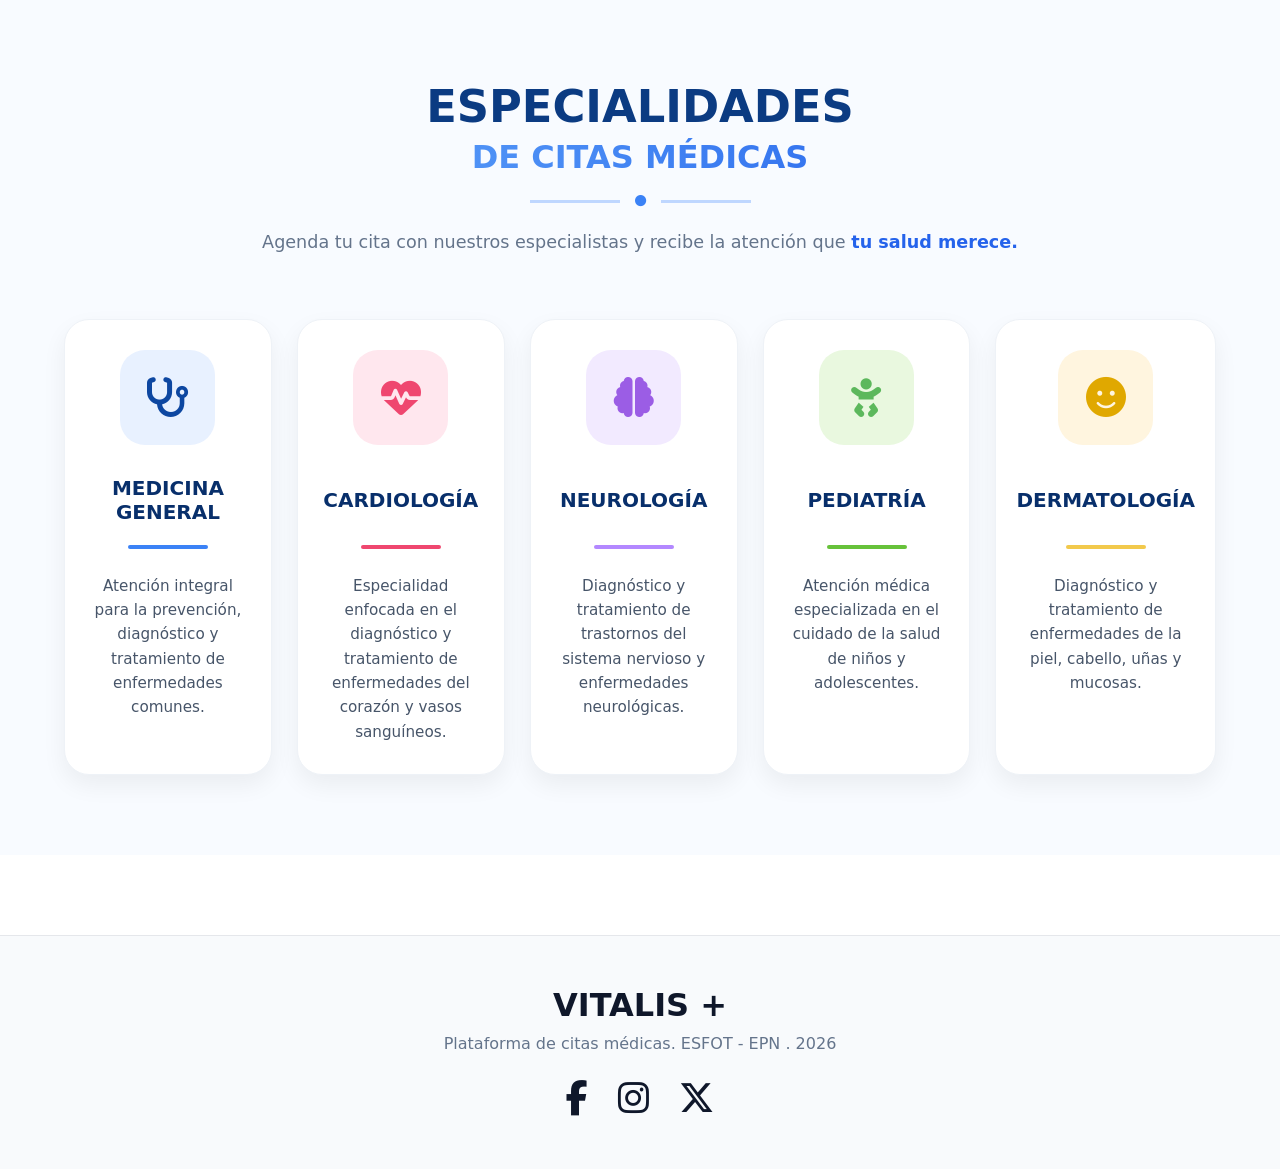
<file: especialidades.html>
<!DOCTYPE html>
<html lang="es">

<head>
    <meta charset="UTF-8">
    <meta name="viewport" content="width=device-width, initial-scale=1.0">
    <title>Especialidades - VITALIS+</title>
    <link rel="stylesheet" href="https://cdnjs.cloudflare.com/ajax/libs/font-awesome/6.5.2/css/all.min.css">
    <link rel="stylesheet" href="css/especia.css">
</head>

<body>
    <section class="specialties-section" id="especialidades">

        <div class="section-header">
            <h2>ESPECIALIDADES</h2>
            <h3>DE CITAS MÉDICAS</h3>

            <div class="divider">
                <span></span>
                <i class="fa-solid fa-circle"></i>
                <span></span>
            </div>

            <p>
                Agenda tu cita con nuestros especialistas y
                recibe la atención que <strong>tu salud merece.</strong>
            </p>
        </div>
        <div class="specialties-container">

            <div class="specialty-card general">
                <div class="icon-box">
                    <i class="fa-solid fa-stethoscope"></i>
                </div>
                <h4>MEDICINA GENERAL</h4>
                <div class="line"></div>
                <p>Atención integral para la prevención, diagnóstico y tratamiento de enfermedades comunes.</p>
            </div>
            <div class="specialty-card cardio">
                <div class="icon-box">
                    <i class="fa-solid fa-heart-pulse"></i>
                </div>
                <h4>CARDIOLOGÍA</h4>
                <div class="line"></div>
                <p>Especialidad enfocada en el diagnóstico y tratamiento de enfermedades del corazón y vasos sanguíneos.
                </p>
            </div>
            <div class="specialty-card neuro">
                <div class="icon-box">
                    <i class="fa-solid fa-brain"></i>
                </div>
                <h4>NEUROLOGÍA</h4>
                <div class="line"></div>
                <p>Diagnóstico y tratamiento de trastornos del sistema nervioso y enfermedades neurológicas.</p>
            </div>
            <div class="specialty-card pediatria">
                <div class="icon-box">
                    <i class="fa-solid fa-baby"></i>
                </div>
                <h4>PEDIATRÍA</h4>
                <div class="line"></div>
                <p>Atención médica especializada en el cuidado de la salud de niños y adolescentes.</p>
            </div>
            <div class="specialty-card derma">
                <div class="icon-box">
                    <i class="fa-solid fa-face-smile"></i>
                </div>
                <h4>DERMATOLOGÍA</h4>
                <div class="line"></div>
                <p>Diagnóstico y tratamiento de enfermedades de la piel, cabello, uñas y mucosas.</p>
            </div>

        </div>
    </section>
    <footer class="footer">
        <h2>VITALIS +</h2>
        <p>Plataforma de citas médicas. ESFOT - EPN . 2026</p>
        <div class="redes-icons">
            <div class="social-icons">
                <a href="https://www.facebook.com" target="_blank" rel="noopener noreferrer"><i class="fa-brands fa-facebook-f"></i></a>
                <a href="https://www.instagram.com" target="_blank" rel="noopener noreferrer"><i class="fa-brands fa-instagram"></i></a>
                <a href="https://www.twitter.com" target="_blank" rel="noopener noreferrer"><i class="fa-brands fa-x-twitter"></i></a>
            </div>
        </div>
    </footer>
</body>
</html>
</file>
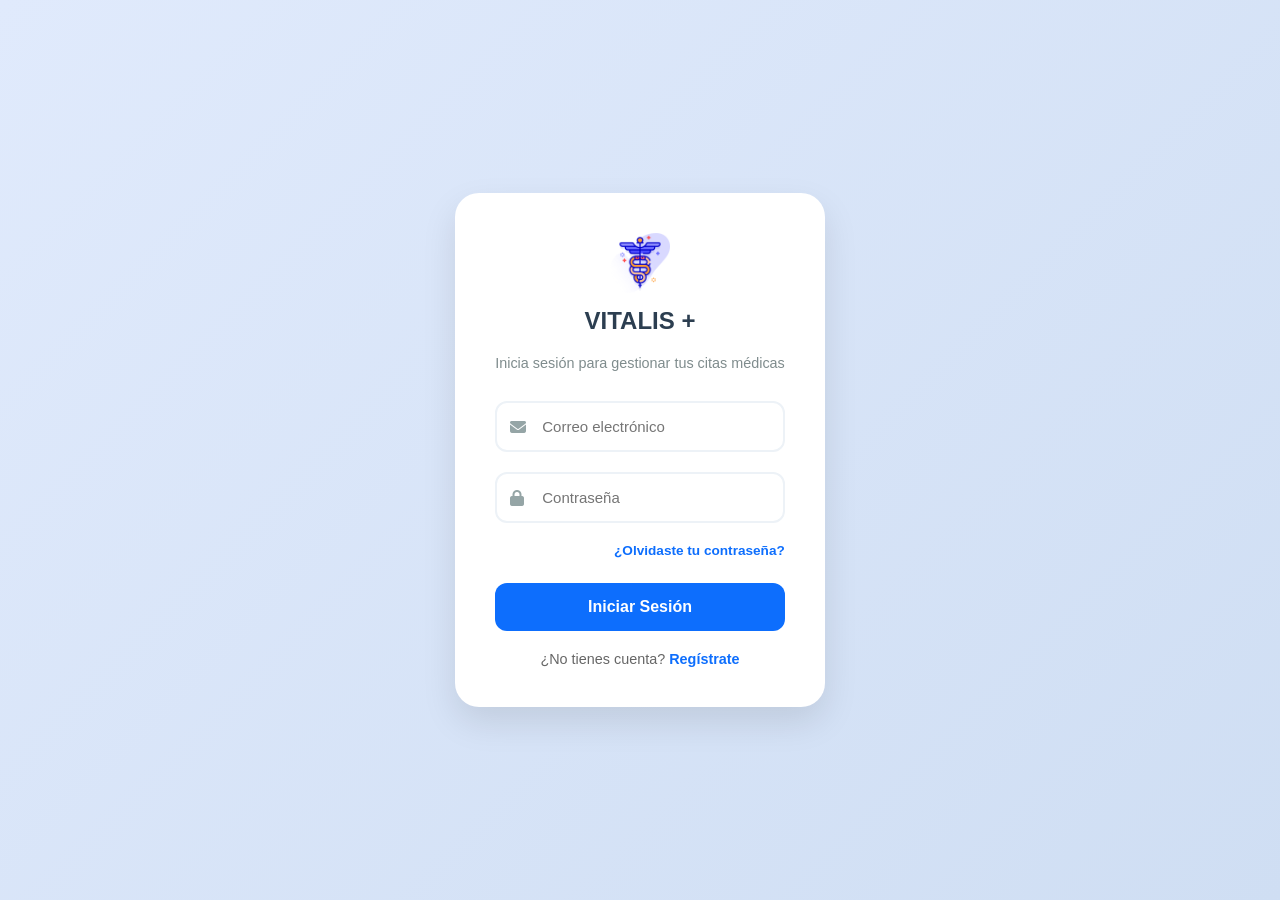
<file: login.html>
<!DOCTYPE html>
<html lang="en">

<head>
    <meta charset="UTF-8">
    <meta name="viewport" content="width=device-width, initial-scale=1.0">
    <title>login-VITALIS +</title>
    <link rel="stylesheet" href="css/login.css">
    <link rel="stylesheet" href="https://cdnjs.cloudflare.com/ajax/libs/font-awesome/6.5.2/css/all.min.css">
</head>

<body>
    <div class="login-container">
        <div class="login-card">
            <div class="logo">
                <img src="img/simbolo.png" alt="logo.vitalis" width="60" height="60">
                <h1>VITALIS +</h1>
            </div>
            <p class="subtitle">Inicia sesión para gestionar tus citas médicas</p>
            <form id="login-form">
                <div class="input-group">
                    <i class="fa-solid fa-envelope"></i>
                    <input type="email" placeholder="Correo electrónico" required>
                </div>

                <div class="input-group">
                    <i class="fa-solid fa-lock"></i>
                    <input type="password" placeholder="Contraseña" required>
                </div>

                <a href="#" class="forgot">¿Olvidaste tu contraseña?</a>

                <button type="submit">
                    Iniciar Sesión
                </button>

                <p class="register">
                    ¿No tienes cuenta?
                    <a href="registro.html">Regístrate</a>
                </p>
            </form>
        </div>
    </div>

    <script>
        document.getElementById('login-form').addEventListener('submit', function(e) {
            e.preventDefault();
            // Simulación de validación exitosa
            window.location.href = 'dashboard.html';
        });
    </script>
</body>
</html>
</file>
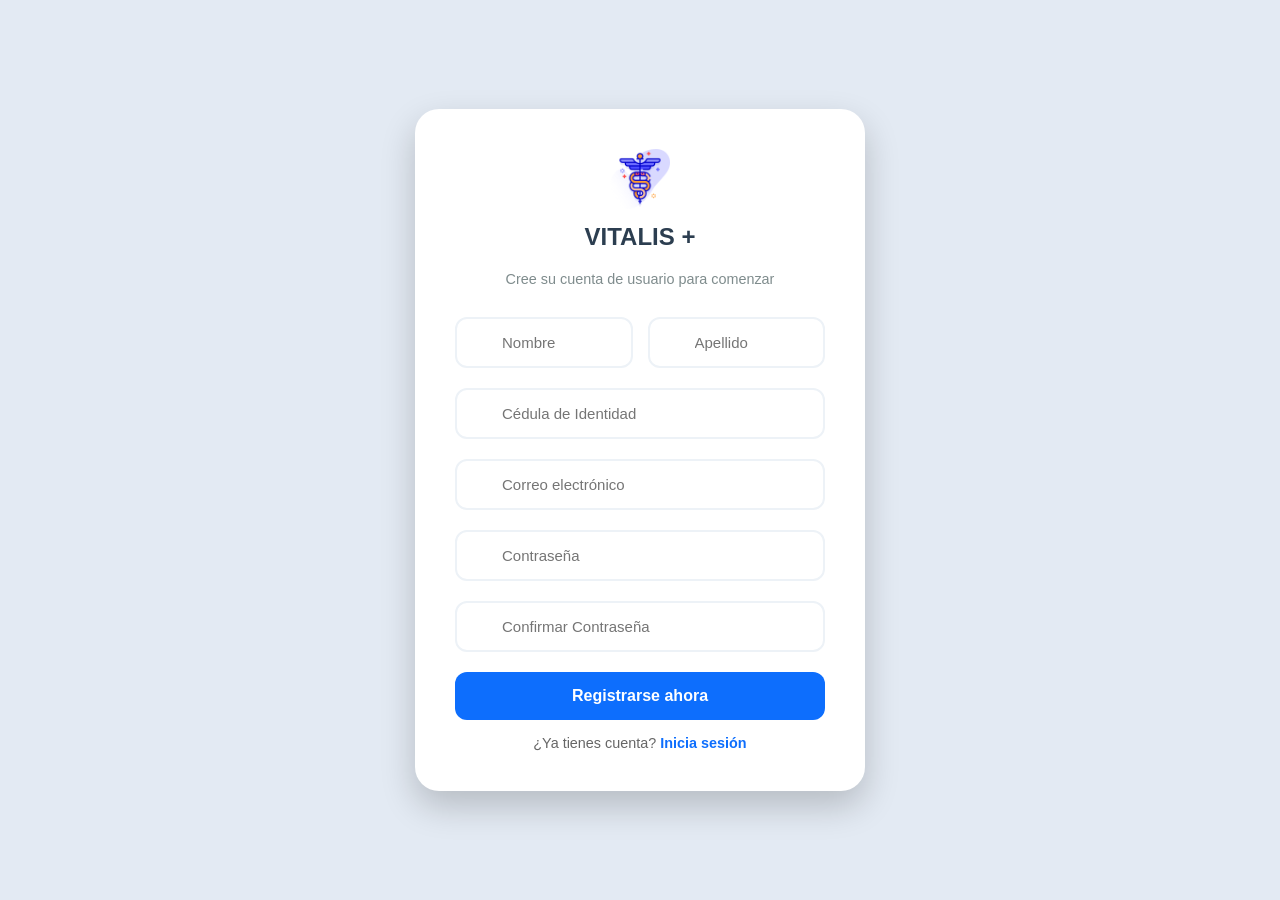
<file: registro.html>
<!DOCTYPE html>
<html lang="en">

<head>
    <meta charset="UTF-8">
    <meta name="viewport" content="width=device-width, initial-scale=1.0">
    <title>Registro - VITALIS +</title>
    <link rel="stylesheet" href="css/registro.css">
</head>
<body>
    <div class="login-container">
        <div class="login-card">
            <div class="logo">
                <img src="img/simbolo.png" alt="logo.vitalis" width="60" height="60">
                <h1>VITALIS +</h1>
            </div>
            <p class="subtitle">Cree su cuenta de usuario para comenzar</p>

            <form>
                <div class="input-row">
                    <div class="input-group">
                        <input type="text" placeholder="Nombre" required>
                    </div>
                    <div class="input-group">
                        <input type="text" placeholder="Apellido" required>
                    </div>
                </div>

                <div class="input-group">
                    <input type="text" placeholder="Cédula de Identidad" required>
                </div>

                <div class="input-group">
                    <input type="email" placeholder="Correo electrónico" required>
                </div>

                <div class="input-group">
                    <input type="password" placeholder="Contraseña" required>
                </div>

                <div class="input-group">
                    <input type="password" placeholder="Confirmar Contraseña" required>
                </div>

                <button type="submit" class="btn-register">Registrarse ahora</button>
            </form>

            <p class="register">
                ¿Ya tienes cuenta? <a href="login.html">Inicia sesión</a>
            </p>
        </div>
    </div>
</body>
</html>
</file>
<file: css/estilo.css>
/* Variables de colores */
:root{
    --primary:#14b8a6;
    --primary-dark:#0f766e;
    --secondary:#f0fdfa;
    --dark:#0f172a;
    --gray:#64748b;
    --white:#ffffff;
} 
*{
    margin:0;
    padding:0;
    box-sizing:border-box;
    font-family:'Poppins',sans-serif;
}

html{
    scroll-behavior:smooth;
}

body{
    background:#f8fafc;
    color:var(--dark);
    overflow-x:hidden;
}
/* Fondo decorativo */
body::before{
    content:'';

    position:fixed;

    width:400px;
    height:400px;

    background:#99f6e4;

    border-radius:50%;

    top:-200px;
    right:-150px;

    filter:blur(130px);

    z-index:-1;
}

body::after{
    content:'';

    position:fixed;

    width:350px;
    height:350px;

    background:#ccfbf1;

    border-radius:50%;

    bottom:-150px;
    left:-150px;

    filter:blur(120px);

    z-index:-1;
}
/* NAVBAR */
.navbar {
    width: 95%; 
    margin: 20px auto;
    padding: 15px 30px;
    display: flex;
    justify-content: space-between; 
    align-items: center;
    background: rgba(255, 255, 255, 0.95);
    border-radius: 20px;
    box-shadow: 0 4px 15px rgba(0,0,0,0.05);
}

.logo{
    display:flex;
    align-items:center;
    gap:12px;
}

.logo img{
    width:70px;
}

.logo h1{
    font-size:1.7rem;
    font-weight:800;
}
.menu-group {
    display: flex;
    gap: 25px; 
}

.menu-group a{
    text-decoration:none;
    color:var(--dark);
    font-weight:500;
    position:relative;
    transition:.3s;
}

.menu-group a:hover{
    color:var(--primary);
}

.menu-group a::after{
    content:'';
    position:absolute;
    left:0;
    bottom:-6px;
    width:0;
    height:2px;
    background:var(--primary);
    transition:.3s;
}

.menu-group a:hover::after{
    width:100%;
}

.btn-group {
    display: flex;
    align-items: center;
    gap: 10px;
    white-space: nowrap; 
}

.btn-login{
    text-decoration:none;
    color:var(--dark);
    font-weight:600;
}

.btn{
    text-decoration:none;
}

.btn-outline{
    padding:12px 24px;

    border:2px solid var(--primary);

    border-radius:50px;

    color:var(--primary);

    transition:.3s;
}

.btn-outline:hover{
    background:var(--primary);
    color:white;
}

/* HERO SECTION */
.hero-section{
    width:90%;
    margin:auto;

    min-height:85vh;

    display:grid;
    grid-template-columns:1fr 1fr;
    align-items:center;

    gap:80px;
}

.hero-content h1{
    font-size:4.8rem;
    line-height:1.1;
    font-weight:800;

    margin-bottom:25px;
}

.hero-content p{
    font-size:1.1rem;

    color:var(--gray);

    line-height:1.8;

    margin-bottom:35px;
}

.btn-primary{
    background:var(--primary);

    color:white;

    padding:16px 30px;

    border-radius:50px;

    display:inline-flex;
    align-items:center;
    gap:10px;

    font-weight:600;

    transition:.4s;

    box-shadow:
    0 10px 25px rgba(20,184,166,.25);
}

.btn-primary:hover{
    background:var(--primary-dark);

    transform:translateY(-5px);
}

.trust-badge{
    margin-top:25px;

    display:flex;
    align-items:center;

    gap:10px;

    color:var(--gray);
}

.trust-badge i{
    color:#10b981;
}

/* HERO IMAGE */

.hero-image{
    position:relative;
}

.hero-image img{
    width:100%;
    border-radius:30px;

    animation:floating 4s ease-in-out infinite;
}
/* FEATURES */

.features-section{
    width:90%;
    margin:auto;
    padding:100px 0;
}

.features-section h2{
    text-align:center;
    font-size:2.8rem;
    margin-bottom:60px;
}

.features-grid{
    display:grid;
    grid-template-columns:
    repeat(auto-fit,minmax(300px,1fr));

    gap:30px;
}

.features-card{
    background:white;

    border-radius:25px;

    padding:40px 30px;

    text-align:center;

    transition:.4s;

    box-shadow:
    0 10px 30px rgba(0,0,0,.05);
}

.features-card:hover{
    transform:translateY(-15px);

    box-shadow:
    0 20px 50px rgba(20,184,166,.15);
}

.icon-wrapper{
    width:80px;
    height:80px;

    margin:auto auto 20px;

    border-radius:20px;

    background:#ccfbf1;

    display:flex;
    justify-content:center;
    align-items:center;
}

.icon-wrapper i{
    font-size:2rem;
    color:var(--primary);
}

.features-card h3{
    margin-bottom:15px;
    font-size:1.3rem;
}

.features-card p{
    color:var(--gray);
    line-height:1.8;
}

/* ANIMACIONES */

@keyframes fadeUp{

    from{
        opacity:0;
        transform:translateY(50px);
    }

    to{
        opacity:1;
        transform:translateY(0);
    }

}

@keyframes floating{

    0%{
        transform:translateY(0);
    }

    50%{
        transform:translateY(-15px);
    }

    100%{
        transform:translateY(0);
    }

}

.hero-content h1{
    animation:fadeUp .8s ease;
}

.hero-content p{
    animation:fadeUp 1s ease;
}

.btn-primary{
    animation:fadeUp 1.2s ease;
}

.hero-image{
    animation:fadeUp 1.4s ease;
}

.features-card:nth-child(1){
    animation:fadeUp .8s ease;
}

.features-card:nth-child(2){
    animation:fadeUp 1s ease;
}

.features-card:nth-child(3){
    animation:fadeUp 1.2s ease;
}

/* RESPONSIVE */

@media(max-width:992px){

    .navbar{
        flex-direction:column;
        gap:20px;
    }

    .hero-section{
        grid-template-columns:1fr;
        text-align:center;
    }

    .hero-content h1{
        font-size:3.5rem;
    }

    .trust-badge{
        justify-content:center;
    }

}

@media(max-width:768px){

    .menu-group{
        flex-wrap:wrap;
        justify-content:center;
        gap:15px;
    }

    .hero-content h1{
        font-size:2.7rem;
    }

    .hero-content p{
        font-size:1rem;
    }

    .features-section h2{
        font-size:2rem;
    }

}
/* Como funciona */
.how-it-works {
    width: 90%;
    max-width: 1200px;
    margin: 100px auto;
}
.how-it-works h2 {
    text-align: center;
    font-size: 2.5rem;
    color: #0f172a;
    margin-bottom: 60px;
}
.steps-container {
    display: flex;
    justify-content: space-between;
    align-items: flex-start;
    gap: 20px;
    margin-bottom: 70px;
}
.step-icon {
    width: 90px;
    height: 90px;
    margin: 0 auto 20px;
    border-radius: 50px;
    background: #f1f5f9;
    position: relative;
    display: flex;
    justify-content: center;
    align-items: center;
}
.step-icon i {
    font-size: 2rem;
    color: #3b82f6;
}
.step-number {
    position: absolute;
    top: -8px;
    left: 0;

    width: 28px;
    height: 28px;
    background: #3b82f6;
    color: white;
    border-radius: 50%;
    display: flex;
    justify-content: center;
    align-items: center;
    font-size: .9rem;
    font-weight: 600;
}
.step-card h3 {
    font-size: 1.1rem;
    color: #0f172a;
    margin-bottom: 10px;
}
.step-card p {
    color: #64748b;
    line-height: 1.6;
}
.arrow {
    margin-top: 35px;
    color:#cbd5e1;
    font-size: 1.6rem;
}
/* Banner */
.banner {
    background: #f8fafc;
    border-radius: 20px;
    padding: 30px 40px;
    display: flex;
    justify-content: space-between;
    align-items: center;
    gap: 20px;
    box-shadow: 0 5px 20px rgba(0,0,0, .04);
}
.banner-icon {
    font-size: 3rem;
    color: #3b82f6;
}
.banner-text h3 {
    color: #0f172a;
    font-size: 2rem;
    line-height: 1.2;
}
.banner-description {
    color: #64748b;
    max-width: 300px;
    line-height: 1.7;
}
.banner-btn {
    background: #3b82f6;
    color: white;
    padding: 15px 35px;
    text-decoration: none;
    border-radius: 10px;
    font-weight: 600;
    transition: .3s;
}
.banner-btn:hover {
    background: #2563eb;
    transform: translateY(-3px);
}
/* Responsive */
@media(max-width:992px){

    .steps-container{
        flex-wrap:wrap;
    }

    .arrow{
        display:none;
    }

    .step-card{
        width:45%;
    }

    .appointment-banner{
        flex-direction:column;
        text-align:center;
    }

}

@media(max-width:768px){

    .step-card{
        width:100%;
    }

    .how-it-works h2{
        font-size:2rem;
    }

    .banner-text h3{
        font-size:1.5rem;
    }

}
/* Footer */
.footer {
    width: 100%;
    background: #f8fafc;
    padding: 50px 20px;
    text-align: center;
    margin-top: 80px;
    border-top: 1px solid #e5e7eb;
}
.footer h2 {
    font-size: 2rem;
    color: #0f172a;
    margin-bottom: 10px;
    font-weight: 700;
}
.footer p {
    color: #64748b;
    margin-bottom: 25px;
    font-size: 1rem;
}
/* Iconos de redes sociales */
.social-icons {
    display: flex;
    justify-content: center;
    gap: 30px;
}
.social-icons a {
    color: #0f172a;
    font-size: 2.2rem;
    transition: .3s;
}
.social-icons a:hover {
    color: #3b82f6;
    transform: translateY(-5px);
}
</file>
<file: css/agendar.css>
:root{
    --primary:#0d6efd;
    --primary-dark:#084298;
    --secondary:#f8fbff;
    --text-dark:#1e293b;
    --text-muted:#64748b;
    --border:#dbe4ee;
    --white:#fff;
}
*{
    margin:0;
    padding:0;
    box-sizing:border-box;
}

body{
    font-family:'Poppins',sans-serif;
    background:linear-gradient(
        135deg,
        #f0f9ff,
        #e0f2fe,
        #ffffff
    );
}
.appointment-section{
    min-height:100vh;

    display:flex;
    align-items:center;
    justify-content:center;

    padding:60px 8%;
}
.appointment-container{
    width:100%;
    max-width:1300px;

    display:grid;
    grid-template-columns:1fr 1fr;

    gap:60px;
    align-items:center;
}
.appointment-info{
    padding-right:20px;
}

.appointment-info h2{
    font-size:3rem;
    color:var(--text-dark);
    margin-bottom:20px;
    line-height:1.2;
}

.appointment-info p{
    font-size:1.1rem;
    color:var(--text-muted);
    line-height:1.8;
    margin-bottom:30px;
}

.appointment-info img{
    width:100%;
    max-width:550px;

    border-radius:25px;

    box-shadow:
    0 20px 50px rgba(0,0,0,.15);
}
.features{
    margin-bottom:30px;
}

.features div{
    display:flex;
    align-items:center;
    gap:12px;

    margin-bottom:15px;

    font-size:1rem;
    color:var(--text-dark);
}
.features i{
    color:#10b981;
}
.appointment-form{
    background:rgba(255,255,255,.95);

    backdrop-filter:blur(15px);

    padding:40px;

    border-radius:25px;

    border:1px solid rgba(255,255,255,.5);

    box-shadow:
    0 20px 60px rgba(0,0,0,.12);
}

.appointment-form h3{
    font-size:1.8rem;
    margin-bottom:25px;
    color:var(--text-dark);
}

.form-group{
    margin-bottom:20px;
}

.appointment-form label{
    display:block;
    margin-bottom:8px;

    font-weight:600;
    color:var(--text-dark);
}

.appointment-form select,
.appointment-form input,
.appointment-form textarea{
    width:100%;

    padding:15px;

    border:1.5px solid var(--border);

    border-radius:12px;

    background:#f8fafc;

    font-size:1rem;

    transition:.3s;
}

.appointment-form select:focus,
.appointment-form input:focus,
.appointment-form textarea:focus{
    border-color:var(--primary);

    background:#fff;

    outline:none;

    box-shadow:
    0 0 0 4px rgba(13,110,253,.15);
}
.form-row{
    display:grid;
    grid-template-columns:1fr 1fr;
    gap:20px;
}
.appointment-btn{
    width:100%;

    border:none;

    padding:16px;

    border-radius:12px;

    background:linear-gradient(
        135deg,
        #0d6efd,
        #2563eb
    );

    color:white;

    font-size:1rem;
    font-weight:600;

    cursor:pointer;

    transition:.3s;

    display:flex;
    justify-content:center;
    align-items:center;
    gap:10px;
}

.appointment-btn:hover{
    transform:translateY(-3px);

    box-shadow:
    0 15px 30px rgba(13,110,253,.3);
}
@media(max-width:992px){

    .appointment-container{
        grid-template-columns:1fr;
    }

    .appointment-info{
        text-align:center;
    }

    .appointment-info img{
        max-width:400px;
    }
}

@media(max-width:768px){

    .appointment-info h2{
        font-size:2.2rem;
    }

    .form-row{
        grid-template-columns:1fr;
    }

    .appointment-form{
        padding:25px;
    }
}
.footer {
    width: 100%;
    background: #f8fafc;
    padding: 50px 20px;
    text-align: center;
    margin-top: 80px;
    border-top: 1px solid #e5e7eb;
}
.footer h2 {
    font-size: 2rem;
    color: #0f172a;
    margin-bottom: 10px;
    font-weight: 700;
}
.footer p {
    color: #64748b;
    margin-bottom: 25px;
    font-size: 1rem;
}
/* Iconos de redes sociales */
.social-icons {
    display: flex;
    justify-content: center;
    gap: 30px;
}
.social-icons a {
    color: #0f172a;
    font-size: 2.2rem;
    transition: .3s;
}
.social-icons a:hover {
    color: #3b82f6;
    transform: translateY(-5px);
}
</file>
<file: css/contacto.css>
* {
    margin: 0;
    padding: 0;
    box-sizing: border-box;
    font-family: 'Segoe UI', system-ui, sans-serif;
}

.contact-app-section {
    padding: 80px 5%;
    background-color: #f8fbff;
}

.cards-container {
    max-width: 1300px;
    margin: 0 auto;
    display: grid;
    grid-template-columns: 1fr 1fr;
    gap: 40px;
    align-items: stretch;
}

/* ==========================
   TARJETAS PRINCIPALES
========================== */
.info-card {
    background: #ffffff;
    border-radius: 30px;
    padding: 50px 40px;
    box-shadow: 0 15px 40px rgba(0, 0, 0, 0.04);
    display: flex;
    flex-direction: column;
}

/* ==========================
   ENCABEZADOS DE TARJETAS
========================== */
.card-header {
    display: flex;
    align-items: center;
    gap: 20px;
    margin-bottom: 25px;
}

.header-icon {
    font-size: 2.2rem;
    color: #0b3b82;
    display: flex;
    align-items: center;
    justify-content: center;
}

.header-title {
    display: flex;
    flex-direction: column;
    gap: 5px;
}

.header-title h2 {
    font-size: 2rem;
    font-weight: 800;
    color: #0b3b82;
    letter-spacing: 0.5px;
}

.title-line {
    width: 100%;
    height: 4px;
    background-color: #0b3b82;
    border-radius: 5px;
}

.card-subtitle {
    font-size: 1.1rem;
    color: #475569;
    line-height: 1.6;
    margin-bottom: 40px;
}

.card-subtitle strong {
    color: #0b3b82;
}

/* ==========================
   LISTAS DE DETALLES E ÍCONOS
========================== */
.details-list {
    list-style: none;
    display: flex;
    flex-direction: column;
    gap: 30px;
}

.details-list li {
    display: flex;
    align-items: center;
    gap: 20px;
}

.list-icon {
    width: 50px;
    height: 50px;
    background-color: #f0f5ff;
    border: 2px solid #e8f1ff;
    border-radius: 50%;
    display: flex;
    justify-content: center;
    align-items: center;
    color: #0b3b82;
    font-size: 1.2rem;
    flex-shrink: 0;
}

.list-text h4 {
    color: #0b3b82;
    font-size: 1.1rem;
    font-weight: 700;
    margin-bottom: 5px;
}

.list-text p {
    color: #64748b;
    font-size: 0.95rem;
    line-height: 1.5;
}

/* ==========================
   SECCIÓN INTERNA APP (GRID)
========================== */
.app-content-grid {
    display: flex;
    justify-content: space-between;
    align-items: center;
    flex-grow: 1;
    gap: 20px;
}

.app-features {
    flex: 1;
    gap: 25px; /* Ligeramente más juntas que contacto */
}

.phone-mockup {
    flex: 1;
    display: flex;
    justify-content: center;
    align-items: center;
}

.phone-mockup img {
    max-width: 100%;
    height: auto;
    object-fit: contain;
    /* Ajusta este valor según el tamaño real de tu imagen */
    max-height: 450px; 
}

/* ==========================
   FOOTER DE DESCARGA (APP)
========================== */
.app-footer {
    margin-top: 40px;
    background-color: #f8faff;
    padding: 20px 30px;
    border-radius: 20px;
    display: flex;
    align-items: center;
    justify-content: space-between;
    border: 1px solid #edf2fa;
}

.download-text {
    color: #2563eb;
    font-weight: 700;
    font-size: 1.1rem;
}

.store-buttons {
    display: flex;
    gap: 15px;
}

.store-buttons img {
    height: 40px; /* Ajusta la altura de los botones de descarga */
    cursor: pointer;
    transition: transform 0.2s ease;
}

.store-buttons img:hover {
    transform: scale(1.05);
}

/* ==========================
   DISEÑO RESPONSIVO
========================== */
@media (max-width: 1200px) {
    .app-content-grid {
        flex-direction: column;
    }
    .phone-mockup {
        margin-top: 30px;
    }
    .app-footer {
        flex-direction: column;
        gap: 20px;
        text-align: center;
    }
}

@media (max-width: 992px) {
    .cards-container {
        grid-template-columns: 1fr;
    }
    .info-card {
        padding: 40px 25px;
    }
}
.footer {
    width: 100%;
    background: #f8fafc;
    padding: 50px 20px;
    text-align: center;
    margin-top: 80px;
    border-top: 1px solid #e5e7eb;
}
.footer h2 {
    font-size: 2rem;
    color: #0f172a;
    margin-bottom: 10px;
    font-weight: 700;
}
.footer p {
    color: #64748b;
    margin-bottom: 25px;
    font-size: 1rem;
}
/* Iconos de redes sociales */
.social-icons {
    display: flex;
    justify-content: center;
    gap: 30px;
}
.social-icons a {
    color: #0f172a;
    font-size: 2.2rem;
    transition: .3s;
}
.social-icons a:hover {
    color: #3b82f6;
    transform: translateY(-5px);
}
</file>
<file: css/dashboard.css>
:root {
    --primary: #14b8a6;
    --primary-dark: #0f766e;
    --primary-light: #ccfbf1;
    --secondary: #0f172a;
    --bg-body: #f8fafc;
    --surface: #ffffff;
    --text-main: #0f172a;
    --text-muted: #64748b;
    --border: #e2e8f0;
    
    --success: #22c55e;
    --warning: #f59e0b;
    --danger: #ef4444;
    --info: #3b82f6;

    --sidebar-width: 260px;
    --header-height: 70px;
    
    --shadow-sm: 0 1px 3px rgba(0,0,0,0.12), 0 1px 2px rgba(0,0,0,0.24);
    --shadow-md: 0 4px 6px -1px rgba(0,0,0,0.1), 0 2px 4px -1px rgba(0,0,0,0.06);
    --shadow-lg: 0 10px 15px -3px rgba(0,0,0,0.1), 0 4px 6px -2px rgba(0,0,0,0.05);
    
    --radius: 12px;
}

* {
    margin: 0;
    padding: 0;
    box-sizing: border-box;
}

body {
    font-family: 'Poppins', sans-serif;
    background-color: var(--bg-body);
    color: var(--text-main);
    display: flex;
    min-height: 100vh;
}

/* SIDEBAR */
.sidebar {
    width: var(--sidebar-width);
    background: linear-gradient(180deg, var(--secondary) 0%, #1e293b 100%);
    color: white;
    padding: 2rem 1.5rem;
    position: fixed;
    height: 100vh;
    left: 0;
    top: 0;
    z-index: 1000;
    transition: all 0.3s ease;
}

.sidebar .brand {
    display: flex;
    align-items: center;
    gap: 12px;
    font-size: 1.5rem;
    font-weight: 800;
    margin-bottom: 3rem;
    color: var(--primary);
}

.sidebar .brand span {
    background: var(--primary);
    color: white;
    padding: 5px 10px;
    border-radius: 8px;
    font-size: 1.2rem;
}

.sidebar nav {
    display: flex;
    flex-direction: column;
    gap: 0.5rem;
}

.sidebar nav a {
    color: #94a3b8;
    text-decoration: none;
    padding: 0.8rem 1rem;
    border-radius: var(--radius);
    display: flex;
    align-items: center;
    gap: 12px;
    transition: all 0.3s ease;
    font-weight: 500;
}

.sidebar nav a:hover, 
.sidebar nav a.active {
    background: rgba(20, 184, 166, 0.1);
    color: var(--primary);
}

.sidebar nav a.active {
    background: var(--primary);
    color: white;
}

.logout-link {
    border-top: 1px solid rgba(255,255,255,0.1);
    color: #ef4444 !important;
    font-weight: 600 !important;
}

.logout-link:hover {
    background: rgba(239, 68, 68, 0.1) !important;
    color: #f87171 !important;
}

/* MAIN CONTENT */
.main-content {
    flex: 1;
    margin-left: var(--sidebar-width);
    padding: 2rem;
    width: calc(100% - var(--sidebar-width));
    transition: all 0.3s ease;
}

/* HEADER */
.top-header {
    display: flex;
    justify-content: space-between;
    align-items: center;
    margin-bottom: 2.5rem;
    background: var(--surface);
    padding: 1.5rem 2rem;
    border-radius: var(--radius);
    box-shadow: var(--shadow-sm);
}

.top-header h1 {
    font-size: 1.75rem;
    font-weight: 700;
    color: var(--secondary);
}

.top-header p {
    color: var(--text-muted);
    font-size: 0.95rem;
}

.user-card {
    display: flex;
    align-items: center;
    gap: 12px;
    padding: 0.5rem 1rem;
    border-radius: 50px;
    background: var(--bg-body);
    border: 1px solid var(--border);
}

.user-card .avatar {
    width: 45px;
    height: 45px;
    background: var(--primary-light);
    color: var(--primary);
    border-radius: 50%;
    display: flex;
    align-items: center;
    justify-content: center;
    font-weight: 700;
    overflow: hidden;
    border: 2px solid var(--primary);
    box-shadow: var(--shadow-sm);
}

.user-card .avatar img {
    width: 100%;
    height: 100%;
    object-fit: cover;
}

/* DASHBOARD CARDS */
.dashboard-cards {
    display: grid;
    grid-template-columns: repeat(auto-fit, minmax(240px, 1fr));
    gap: 1.5rem;
    margin-bottom: 2.5rem;
}

.metric-card {
    background: var(--surface);
    padding: 1.5rem;
    border-radius: var(--radius);
    box-shadow: var(--shadow-sm);
    transition: transform 0.3s ease, box-shadow 0.3s ease;
    position: relative;
    overflow: hidden;
}

.metric-card:hover {
    transform: translateY(-5px);
    box-shadow: var(--shadow-md);
}

.metric-card::after {
    content: '';
    position: absolute;
    top: 0;
    right: 0;
    width: 4px;
    height: 100%;
    background: var(--primary);
}

.metric-card h6 {
    color: var(--text-muted);
    font-size: 0.85rem;
    text-transform: uppercase;
    letter-spacing: 0.5px;
    margin-bottom: 0.5rem;
}

.metric-card .value {
    font-size: 2rem;
    font-weight: 800;
    color: var(--secondary);
    margin-bottom: 0.25rem;
}

.metric-card .detail {
    font-size: 0.85rem;
    color: var(--success);
    font-weight: 600;
}

/* PANELS */
.dashboard-panels {
    display: grid;
    grid-template-columns: 1fr 1fr;
    gap: 1.5rem;
    margin-bottom: 2.5rem;
}

.panel-card {
    background: var(--surface);
    padding: 1.5rem;
    border-radius: var(--radius);
    box-shadow: var(--shadow-sm);
}

.panel-card h5 {
    font-size: 1.1rem;
    font-weight: 700;
    margin-bottom: 1.5rem;
    color: var(--secondary);
    display: flex;
    justify-content: space-between;
    align-items: center;
}

.panel-row {
    display: flex;
    align-items: center;
    gap: 2rem;
    flex-wrap: wrap;
}

.donut {
    width: 120px;
    height: 120px;
    border-radius: 50%;
    background: conic-gradient(
        var(--success) 0% 45%,
        var(--info) 45% 70%,
        var(--warning) 70% 85%,
        var(--danger) 85% 100%
    );
    position: relative;
}

.donut::before {
    content: '';
    position: absolute;
    top: 50%;
    left: 50%;
    transform: translate(-50%, -50%);
    width: 70px;
    height: 70px;
    background: var(--surface);
    border-radius: 50%;
}

.legend-item {
    display: flex;
    align-items: center;
    gap: 10px;
    margin-bottom: 0.5rem;
    font-size: 0.9rem;
    color: var(--text-muted);
}

.legend-item span {
    width: 12px;
    height: 12px;
    border-radius: 3px;
}

/* PROGRESS LIST */
.progress-list {
    display: flex;
    flex-direction: column;
    gap: 1.2rem;
}

.progress-item .progress-label {
    display: flex;
    justify-content: space-between;
    font-size: 0.9rem;
    margin-bottom: 0.5rem;
    font-weight: 500;
}

.progress-track {
    height: 8px;
    background: var(--bg-body);
    border-radius: 10px;
    overflow: hidden;
}

.progress-bar {
    height: 100%;
    border-radius: 10px;
}

.progress-bar.general { width: 80%; background: var(--primary); }
.progress-bar.pediatria { width: 65%; background: var(--info); }
.progress-bar.ginecologia { width: 52%; background: var(--success); }
.progress-bar.cardiologia { width: 42%; background: var(--warning); }
.progress-bar.dermatologia { width: 32%; background: var(--danger); }

/* TABLES */
.table-card {
    background: var(--surface);
    border-radius: var(--radius);
    box-shadow: var(--shadow-sm);
    overflow: hidden;
    margin-top: 1.5rem;
}

.responsive-table {
    width: 100%;
    border-collapse: collapse;
}

.responsive-table th {
    background: #f1f5f9;
    padding: 1rem 1.5rem;
    text-align: left;
    font-size: 0.85rem;
    font-weight: 600;
    color: var(--text-muted);
    text-transform: uppercase;
}

.responsive-table td {
    padding: 1rem 1.5rem;
    border-bottom: 1px solid var(--border);
    font-size: 0.95rem;
}

.responsive-table tr:last-child td {
    border-bottom: none;
}

.responsive-table tr:hover {
    background: var(--bg-body);
}

.badge {
    padding: 0.4rem 0.8rem;
    border-radius: 50px;
    font-size: 0.75rem;
    font-weight: 600;
}

/* FORMS & BUTTONS */
.config-card {
    background: var(--surface);
    padding: 2.5rem;
    border-radius: var(--radius);
    box-shadow: var(--shadow-sm);
    max-width: 800px;
    margin: 0 auto;
}

.config-header {
    margin-bottom: 2rem;
}

.form-group {
    margin-bottom: 1.5rem;
}

.form-group label {
    display: block;
    margin-bottom: 0.5rem;
    font-weight: 600;
    font-size: 0.9rem;
    color: var(--secondary);
}

.form-group input, 
.form-group select, 
.form-group textarea {
    width: 100%;
    padding: 0.8rem 1rem;
    border: 1px solid var(--border);
    border-radius: var(--radius);
    background: #f8fafc;
    transition: all 0.3s ease;
}

.form-group input:focus, 
.form-group select:focus, 
.form-group textarea:focus {
    outline: none;
    border-color: var(--primary);
    background: white;
    box-shadow: 0 0 0 4px rgba(20, 184, 166, 0.1);
}

.btn-guardar, 
.btn-create {
    background: var(--primary);
    color: white;
    border: none;
    padding: 0.8rem 2rem;
    border-radius: var(--radius);
    font-weight: 600;
    cursor: pointer;
    transition: all 0.3s ease;
    display: inline-flex;
    align-items: center;
    gap: 8px;
}

.btn-guardar:hover, 
.btn-create:hover {
    background: var(--primary-dark);
    transform: translateY(-2px);
    box-shadow: 0 4px 12px rgba(20, 184, 166, 0.3);
}

/* RESPONSIVE DESIGN */
@media (max-width: 1200px) {
    .dashboard-panels {
        grid-template-columns: 1fr;
    }
}

@media (max-width: 992px) {
    .sidebar {
        transform: translateX(-100%);
    }
    
    .sidebar.active {
        transform: translateX(0);
    }
    
    .main-content {
        margin-left: 0;
        width: 100%;
    }
    
    .top-header {
        flex-direction: column;
        align-items: flex-start;
        gap: 1.5rem;
    }
    
    .user-card {
        width: 100%;
        justify-content: flex-start;
    }
}

@media (max-width: 768px) {
    .main-content {
        padding: 1rem;
    }
    
    .dashboard-cards {
        grid-template-columns: 1fr;
    }
    
    .table-card {
        overflow-x: auto;
    }
    
    .responsive-table {
        min-width: 600px;
    }
    
    .panel-row {
        justify-content: center;
        text-align: center;
    }
}

@media (max-width: 480px) {
    .top-header h1 {
        font-size: 1.5rem;
    }
    
    .config-card {
        padding: 1.5rem;
    }
}
</file>
<file: css/doctor.css>
* {
    margin: 0;
    padding: 0;
    box-sizing: border-box;
    font-family: 'Segoe UI', system-ui, sans-serif;
}

.doctors-section {
    padding: 80px 5%;
    background-color: #f4f8fd; 
    position: relative;
    overflow: hidden;
}

/* ENCABEZADO DE SECCIÓN */
.section-header {
    text-align: center;
    max-width: 800px;
    margin: 0 auto;
}

.header-icon {
    font-size: 2.5rem;
    color: #0b3b82;
    margin-bottom: 15px;
}

.section-header h2 {
    font-size: 2.5rem;
    font-weight: 800;
    color: #0b3b82;
    letter-spacing: 1px;
}

.divider {
    display: flex;
    justify-content: center;
    align-items: center;
    gap: 10px;
    margin: 15px 0 20px 0;
}

.divider span {
    width: 30px;
    height: 2px;
    background: #0b3b82;
}

.divider i {
    color: #2563eb;
    font-size: 0.5rem;
}

.section-header p {
    font-size: 1.1rem;
    color: #475569;
    line-height: 1.6;
}

.section-header strong {
    color: #2563eb;
}

/* CONTENEDOR DE TARJETAS */
.doctors-container {
    margin-top: 50px;
    display: grid;
    grid-template-columns: repeat(4, 1fr);
    gap: 30px;
    align-items: stretch; 
    max-width: 1200px;
    margin-left: auto;
    margin-right: auto;
}

/* TARJETA DEL DOCTOR */
.doctor-card {
    background: #ffffff;
    border-radius: 20px;
    padding: 40px 25px;
    text-align: center;
    box-shadow: 0 10px 30px rgba(0, 0, 0, 0.04);
    display: flex;
    flex-direction: column;
    align-items: center;
    transition: transform 0.3s ease, box-shadow 0.3s ease;
    border: 1px solid #eef2f7;
}

.doctor-card:hover {
    transform: translateY(-8px);
    box-shadow: 0 15px 35px rgba(0, 0, 0, 0.08);
}

/* CONTENEDOR DE LA IMAGEN DEL DOCTOR */
.doc-icon-box {
    width: 100px;  
    height: 100px;
    border-radius: 50%; 
    overflow: hidden; 
    margin-bottom: 25px;
    background-color: #f0f5ff; 
    border: 3px solid #e8f1ff; 
    display: flex;
    justify-content: center;
    align-items: center;
}
.doc-icon-box img {
    width: 100%;
    height: 100%;
    object-fit: cover; 
    object-position: center; 
}

.doctor-card h4 {
    font-size: 1.3rem;
    color: #0b3b82;
    font-weight: 700;
    margin-bottom: 5px;
}

.doctor-card h5 {
    font-size: 1rem;
    color: #2563eb;
    font-weight: 600;
    margin-bottom: 20px;
}

.doctor-card p {
    color: #64748b;
    font-size: 0.9rem;
    line-height: 1.6;
    margin-bottom: 30px;
    flex-grow: 1; 
}

/*  BOTÓN "VER PERFIL" */
.btn-profile {
    display: inline-block;
    width: 100%;
    padding: 12px 20px;
    background-color: #0b3b82;
    color: #ffffff;
    text-decoration: none;
    font-weight: 600;
    border-radius: 25px;
    transition: background-color 0.3s ease, transform 0.2s ease;
}

.btn-profile:hover {
    background-color: #2563eb;
}

/* PIE DE SECCIÓN (ESCUDO) */
.doctors-footer {
    display: flex;
    justify-content: center;
    align-items: center;
    gap: 15px;
    margin-top: 60px;
    background-color: #ffffff;
    padding: 15px 30px;
    border-radius: 50px;
    width: max-content;
    margin-left: auto;
    margin-right: auto;
    box-shadow: 0 5px 15px rgba(0, 0, 0, 0.03);
}

.shield-icon {
    font-size: 1.5rem;
    color: #0b3b82;
}

.doctors-footer p {
    font-size: 0.95rem;
    color: #475569;
    line-height: 1.4;
}

.doctors-footer strong {
    color: #0b3b82;
}

/* DISEÑO RESPONSIVO */
@media (max-width: 1024px) {
    .doctors-container {
        grid-template-columns: repeat(2, 1fr);
    }
}

@media (max-width: 768px) {
    .section-header h2 {
        font-size: 2rem;
    }
    
    .doctors-footer {
        flex-direction: column;
        text-align: center;
        border-radius: 20px;
        padding: 20px;
    }
}

@media (max-width: 576px) {
    .doctors-container {
        grid-template-columns: 1fr;
    }
}
.footer {
    width: 100%;
    background: #f8fafc;
    padding: 50px 20px;
    text-align: center;
    margin-top: 80px;
    border-top: 1px solid #e5e7eb;
}
.footer h2 {
    font-size: 2rem;
    color: #0f172a;
    margin-bottom: 10px;
    font-weight: 700;
}
.footer p {
    color: #64748b;
    margin-bottom: 25px;
    font-size: 1rem;
}
/* Iconos de redes sociales */
.social-icons {
    display: flex;
    justify-content: center;
    gap: 30px;
}
.social-icons a {
    color: #0f172a;
    font-size: 2.2rem;
    transition: .3s;
}
.social-icons a:hover {
    color: #3b82f6;
    transform: translateY(-5px);
}
</file>
<file: css/especia.css>
* {
    margin: 0;
    padding: 0;
    box-sizing: border-box;
    font-family: 'Segoe UI', system-ui, sans-serif;
}

.specialties-section {
    padding: 80px 5%;
    background: #f8fbff;
}

/* TITULO Y ENCABEZADO */
.section-header {
    text-align: center;
    max-width: 800px;
    margin: 0 auto;
}

.section-header h2 {
    font-size: 2.8rem;
    font-weight: 800;
    color: #0b3b82;
    margin-bottom: 5px;
}

.section-header h3 {
    font-size: 2rem;
    font-weight: 700;
    background: linear-gradient(90deg, #60a5fa, #2563eb);
    background-clip: text;
    -webkit-background-clip: text;
    -webkit-text-fill-color: transparent;
    margin-bottom: 20px;
}

.section-header p {
    font-size: 1.1rem;
    color: #64748b;
    line-height: 1.8;
}

.section-header strong {
    color: #2563eb;
}

/* DIVIDER */
.divider {
    display: flex;
    justify-content: center;
    align-items: center;
    gap: 15px;
    margin: 20px 0;
}

.divider span {
    width: 90px;
    height: 3px;
    background: #bfd7ff;
}

.divider i {
    color: #3b82f6;
    font-size: .7rem;
}

/* CONTENEDOR GRID */
.specialties-container {
    margin-top: 60px;
    display: grid;
    grid-template-columns: repeat(5, 1fr);
    gap: 25px;
    align-items: stretch; 
}
/* TARJETAS */
.specialty-card {
    background: #fff;
    border-radius: 25px;
    padding: 30px 20px;
    text-align: center;
    border: 1px solid #eef2f7;
    box-shadow: 0 10px 25px rgba(0,0,0,.06);
    transition: .4s;
    height: 100%;
    display: flex;
    flex-direction: column;
    align-items: center;
}

.specialty-card:hover {
    transform: translateY(-10px);
    box-shadow: 0 20px 40px rgba(0,0,0,.12);
}

/* ICONOS */
.icon-box {
    width: 95px;
    height: 95px;
    display: flex;
    align-items: center;
    justify-content: center;
    border-radius: 25px;
    margin-bottom: 25px;
    font-size: 2.5rem;
}
.general .icon-box { background: #e8f1ff; color: #0d47a1; }
.cardio .icon-box { background: #ffe7ee; color: #ef476f; }
.neuro .icon-box { background: #f2eaff; color: #9b5de5; }
.pediatria .icon-box { background: #e9f8df; color: #5cb85c; }
.derma .icon-box { background: #fff5df; color: #e0a800; }

/* TITULOS DE TARJETAS */
.specialty-card h4 {
    color: #082f6b;
    font-size: 1.25rem; 
    font-weight: 700;
    min-height: 60px;
    display: flex;
    align-items: center;
    justify-content: center;
    margin-bottom: 15px;
}

/* LINEAS SEPARADORAS */
.line {
    width: 80px;
    height: 4px;
    border-radius: 50px;
    margin-bottom: 25px;
}

.general .line { background: #3b82f6; }
.cardio .line { background: #ef476f; }
.neuro .line { background: #b388ff; }
.pediatria .line { background: #67c23a; }
.derma .line { background: #f2c94c; }

/* TEXTO DEL PÁRRAFO */
.specialty-card p {
    color: #475569;
    font-size: .95rem;
    line-height: 1.6;
    flex-grow: 1; 
    display: flex;
    align-items: flex-start;
    justify-content: center;
}

/* RESPONSIVE */
@media (max-width: 1200px) {
    .specialties-container {
        grid-template-columns: repeat(3, 1fr);
    }
}

@media (max-width: 768px) {
    .specialties-container {
        grid-template-columns: repeat(2, 1fr);
    }
    .section-header h2 { font-size: 2rem; }
    .section-header h3 { font-size: 1.5rem; }
}

@media (max-width: 576px) {
    .specialties-container {
        grid-template-columns: 1fr;
    }
    .specialty-card {
        height: auto;
    }
}
.footer {
    width: 100%;
    background: #f8fafc;
    padding: 50px 20px;
    text-align: center;
    margin-top: 80px;
    border-top: 1px solid #e5e7eb;
}
.footer h2 {
    font-size: 2rem;
    color: #0f172a;
    margin-bottom: 10px;
    font-weight: 700;
}
.footer p {
    color: #64748b;
    margin-bottom: 25px;
    font-size: 1rem;
}
.social-icons {
    display: flex;
    justify-content: center;
    gap: 30px;
}
.social-icons a {
    color: #0f172a;
    font-size: 2.2rem;
    transition: .3s;
}
.social-icons a:hover {
    color: #3b82f6;
    transform: translateY(-5px);
}
</file>
<file: css/login.css>
* {
    margin: 0;
    padding: 0;
    box-sizing: border-box;
    font-family: 'Segoe UI', Tahoma, Geneva, Verdana, sans-serif;
}

body {
    height: 100vh;
    display: flex;
    justify-content: center;
    align-items: center;
    background: linear-gradient(135deg, #e0eafc 0%, #cfdef3 100%);
    overflow: hidden;
}

.login-card {
    width: 100%;
    max-width: 420px;
    background: #fff;
    padding: 40px;
    border-radius: 24px; 
    box-shadow: 0 15px 35px rgba(0,0,0,0.1);
    animation: aparecer 0.8s ease-out;
}

@keyframes aparecer {
    from { opacity: 0; transform: translateY(20px); }
    to { opacity: 1; transform: translateY(0); }
}

.logo {
    text-align: center;
    margin-bottom: 20px;
}

.logo h1 {
    color: #2c3e50;
    font-size: 24px;
    margin-top: 10px;
}

.subtitle {
    text-align: center;
    color: #7f8c8d;
    margin-bottom: 30px;
    font-size: 0.9rem;
}

.input-group {
    position: relative;
    margin-bottom: 20px;
}

.input-group i {
    position: absolute;
    left: 15px;
    top: 50%;
    transform: translateY(-50%);
    color: #95a5a6; 
    transition: color 0.3s;
}

.input-group input {
    width: 100%;
    padding: 15px 15px 15px 45px;
    border: 2px solid #edf2f7;
    border-radius: 12px;
    outline: none;
    font-size: 15px;
    transition: all 0.3s ease;
}

.input-group input:focus {
    border-color: #0d6efd;
    box-shadow: 0 0 0 4px rgba(13, 110, 253, 0.1);
}

.input-group input:focus + i {
    color: #0d6efd;
}

.forgot {
    display: block;
    text-align: right;
    text-decoration: none;
    color: #0d6efd;
    margin-bottom: 25px;
    font-size: 0.85rem;
    font-weight: 600;
}

button {
    width: 100%;
    padding: 15px;
    border: none;
    border-radius: 12px;
    background: #0d6efd;
    color: white;
    font-size: 16px;
    font-weight: 600;
    cursor: pointer;
    transition: all 0.3s;
}

button:hover {
    background: #0b5ed7;
    transform: translateY(-2px);
    box-shadow: 0 5px 15px rgba(13, 110, 253, 0.3);
}

.register {
    text-align: center;
    margin-top: 20px;
    font-size: 0.9rem;
    color: #666;
}

.register a {
    color: #0d6efd;
    text-decoration: none;
    font-weight: bold;
    transition: color 0.3s;
}

.register a:hover {
    text-decoration: underline;
}
</file>
<file: css/registro.css>
/* 1. Estilos Globales y Animación de Fondo */
* {
    margin: 0;
    padding: 0;
    box-sizing: border-box;
    font-family: 'Segoe UI', Tahoma, sans-serif;
}

body {
    height: 100vh;
    display: flex;
    justify-content: center;
    align-items: center;
    background-color: #e3eaf3; 
    overflow: hidden;
    position: relative;
}
/* Capa de animación (las burbujas) */
.background-animation {
    position: absolute;
    top: 0;
    left: 0;
    width: 100%;
    height: 100%;
    z-index: 0;
    pointer-events: none;
}

.background-animation span {
    position: absolute;
    display: block;
    width: 300px;
    height: 300px;
    border-radius: 50%;
    background: rgba(255, 255, 255, 0.1);
    animation: move 20s linear infinite;
}

.background-animation span:nth-child(1) { 
    top: -10%; left: -10%;
 }
.background-animation span:nth-child(2) { 
    top: 60%; left: 80%; width: 400px; height: 400px; 
}
.background-animation span:nth-child(3) { 
    top: 40%; left: -5%; width: 200px; height: 200px; 
}
.background-animation span:nth-child(4) { 
    top: -20%; left: 70%; width: 500px; height: 500px;
}

@keyframes move {
    0% { transform: translate(0, 0); }
    50% { transform: translate(100px, 100px); }
    100% { transform: translate(0, 0); }
}

/* 2. Estilos de la Tarjeta (Login y Registro) */
.login-container {
    position: relative;
    z-index: 1;
    width: 100%;
    display: flex;
    justify-content: center;
    padding: 20px;
}

.login-card {
    width: 100%;
    max-width: 450px;
    background: #fff;
    padding: 40px;
    border-radius: 24px;
    box-shadow: 0 15px 35px rgba(0,0,0,0.2);
    animation: aparecer 0.8s ease-out;
}

@keyframes aparecer {
    from { opacity: 0; transform: translateY(20px); }
    to { opacity: 1; transform: translateY(0); }
}

/* 3. Logo y Títulos */
.logo { text-align: center; margin-bottom: 20px; }
.logo h1 { color: #2c3e50; font-size: 24px; margin-top: 10px; }
.subtitle { text-align: center; color: #7f8c8d; margin-bottom: 30px; font-size: 0.9rem; }

/* 4. Inputs y Formulario */
.input-row { display: flex; gap: 15px; }
.input-group { position: relative; margin-bottom: 20px; flex: 1; }

.input-group i {
    position: absolute;
    left: 15px;
    top: 50%;
    transform: translateY(-50%);
    color: #95a5a6;
}

input {
    width: 100%;
    padding: 15px 15px 15px 45px;
    border: 2px solid #edf2f7;
    border-radius: 12px;
    outline: none;
    font-size: 15px;
    transition: all 0.3s;
}

input:focus {
    border-color: #0d6efd;
    box-shadow: 0 0 0 4px rgba(13, 110, 253, 0.1);
}

/* 5. Botones y enlaces */
button {
    width: 100%;
    padding: 15px;
    border: none;
    border-radius: 12px;
    background: #0d6efd;
    color: white;
    font-size: 16px;
    font-weight: 600;
    cursor: pointer;
    transition: all 0.3s;
}

button:hover {
    background: #0b5ed7;
    transform: translateY(-2px);
    box-shadow: 0 5px 15px rgba(13, 110, 253, 0.3);
}

.forgot, .register {
    text-align: center;
    margin-top: 15px;
    font-size: 0.9rem;
    color: #666;
}

.register a, .forgot {
    color: #0d6efd;
    text-decoration: none;
    font-weight: bold;
}

.register a:hover { 
    text-decoration: underline; 
}
</file>
